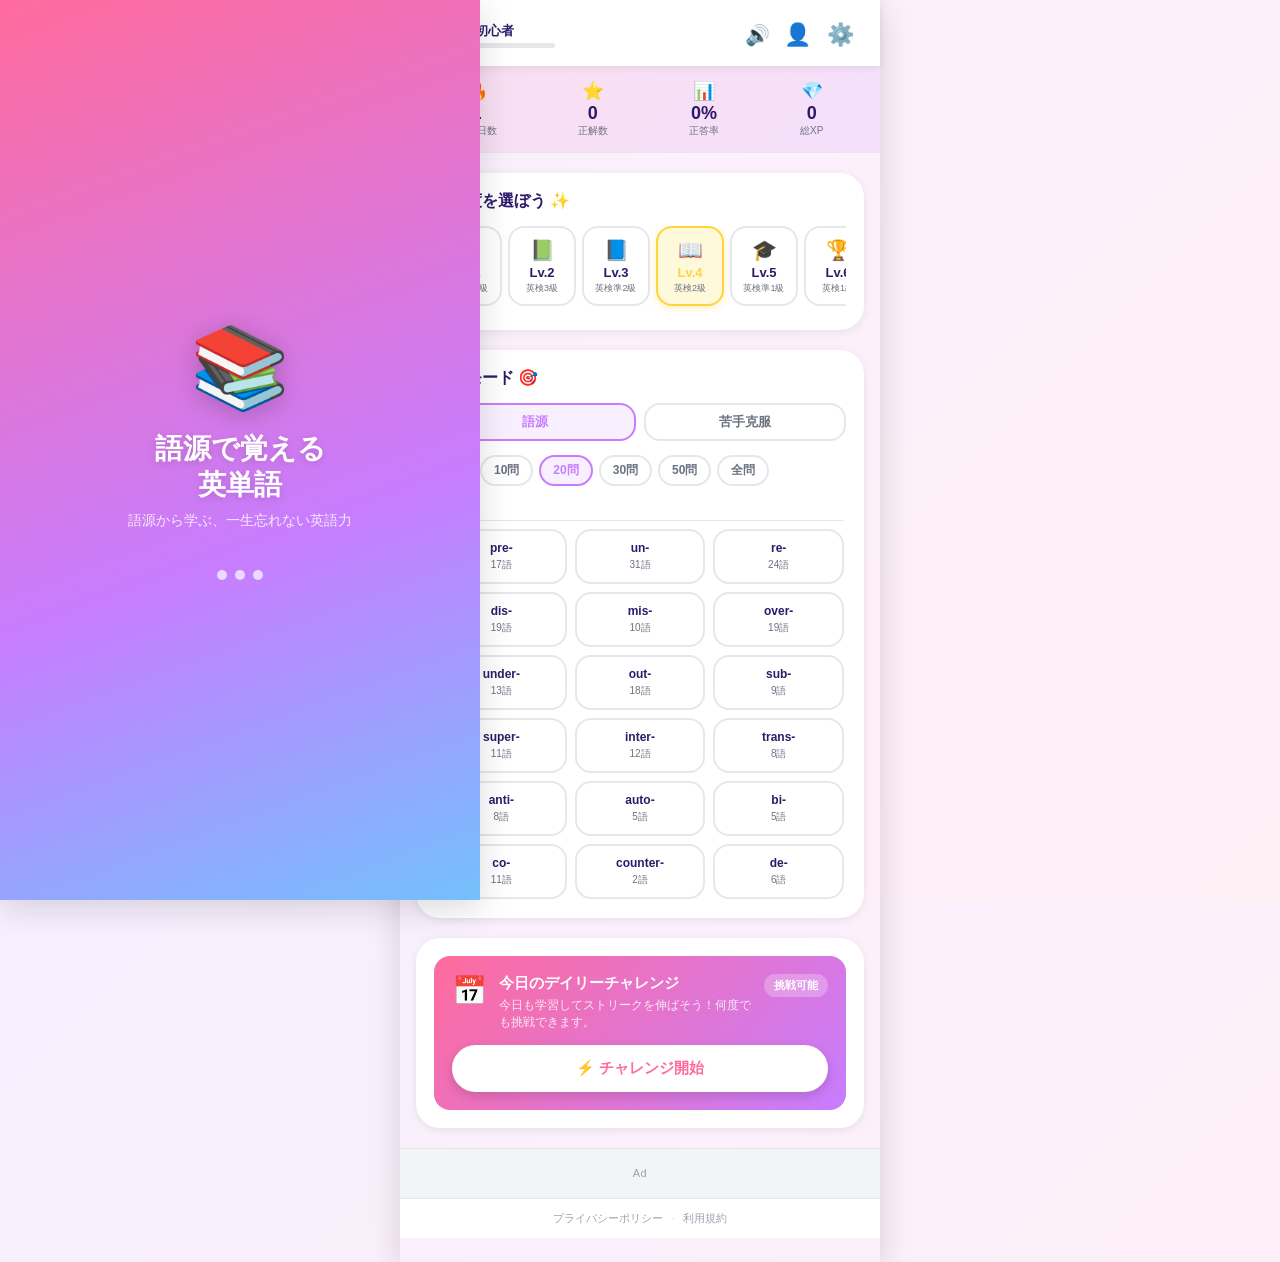
<file: index.html>
<!DOCTYPE html>
<html lang="ja">
<head>
  <meta charset="UTF-8">
  <meta name="viewport" content="width=device-width, initial-scale=1.0, maximum-scale=1.0, user-scalable=no, viewport-fit=cover">
  <meta name="theme-color" content="#FF6B9D">
  <meta name="description" content="語源で英単語を楽しく覚えよう！接頭語・接尾語から学ぶ英単語学習アプリ">
  <meta name="apple-mobile-web-app-capable" content="yes">
  <meta name="apple-mobile-web-app-status-bar-style" content="default">
  <meta name="apple-mobile-web-app-title" content="語源英単語">
  <title>語源で覚える英単語</title>
  <link rel="manifest" href="manifest.json">
  <link rel="icon" type="image/png" sizes="192x192" href="assets/icons/icon-192.png">
  <link rel="apple-touch-icon" href="assets/icons/icon-192.png">
  <link rel="stylesheet" href="css/style.css">
</head>
<body>

  <!-- ===== スプラッシュスクリーン ===== -->
  <div id="screen-splash" class="screen active">
    <div class="splash-content">
      <div class="splash-icon">📚</div>
      <h1 class="splash-title">語源で覚える<br>英単語</h1>
      <p class="splash-subtitle">語源から学ぶ、一生忘れない英語力</p>
      <div class="loading-dots">
        <span></span><span></span><span></span>
      </div>
    </div>
  </div>

  <!-- ===== ホーム画面 ===== -->
  <div id="screen-home" class="screen">
    <!-- ヘッダー -->
    <header class="home-header">
      <div class="header-left">
        <div class="user-level">
          <span class="level-badge" id="home-level-badge">Lv.1</span>
          <div class="level-info">
            <span class="user-title" id="home-user-title">ビギナー</span>
            <div class="xp-bar-mini">
              <div class="xp-fill-mini" id="home-xp-fill"></div>
            </div>
          </div>
        </div>
      </div>
      <div class="header-right">
        <button class="icon-btn sound-toggle-btn" id="btn-sound-toggle-home" title="音声ON/OFF">🔊</button>
        <button class="icon-btn" id="btn-profile" title="プロフィール">👤</button>
        <button class="icon-btn" id="btn-settings" title="設定">⚙️</button>
      </div>
    </header>

    <!-- ストリーク・統計バー -->
    <div class="stats-bar">
      <div class="stat-item">
        <span class="stat-icon">🔥</span>
        <span class="stat-value" id="home-streak">0</span>
        <span class="stat-label">連続日数</span>
      </div>
      <div class="stat-item">
        <span class="stat-icon">⭐</span>
        <span class="stat-value" id="home-total-correct">0</span>
        <span class="stat-label">正解数</span>
      </div>
      <div class="stat-item">
        <span class="stat-icon">📊</span>
        <span class="stat-value" id="home-accuracy">0%</span>
        <span class="stat-label">正答率</span>
      </div>
      <div class="stat-item">
        <span class="stat-icon">💎</span>
        <span class="stat-value" id="home-total-xp">0</span>
        <span class="stat-label">総XP</span>
      </div>
    </div>

    <!-- メインコンテンツ -->
    <main class="home-main">
      <!-- 難易度選択 -->
      <section class="section">
        <h2 class="section-title">難易度を選ぼう ✨</h2>
        <div class="difficulty-grid">
          <button class="difficulty-btn" data-level="1">
            <span class="diff-icon">🌱</span>
            <span class="diff-name">Lv.1</span>
            <span class="diff-desc">英検5-4級</span>
          </button>
          <button class="difficulty-btn" data-level="2">
            <span class="diff-icon">📗</span>
            <span class="diff-name">Lv.2</span>
            <span class="diff-desc">英検3級</span>
          </button>
          <button class="difficulty-btn" data-level="3">
            <span class="diff-icon">📘</span>
            <span class="diff-name">Lv.3</span>
            <span class="diff-desc">英検準2級</span>
          </button>
          <button class="difficulty-btn" data-level="4">
            <span class="diff-icon">📖</span>
            <span class="diff-name">Lv.4</span>
            <span class="diff-desc">英検2級</span>
          </button>
          <button class="difficulty-btn" data-level="5">
            <span class="diff-icon">🎓</span>
            <span class="diff-name">Lv.5</span>
            <span class="diff-desc">英検準1級</span>
          </button>
          <button class="difficulty-btn" data-level="6">
            <span class="diff-icon">🏆</span>
            <span class="diff-name">Lv.6</span>
            <span class="diff-desc">英検1級</span>
          </button>
          <button class="difficulty-btn" data-level="7">
            <span class="diff-icon">👑</span>
            <span class="diff-name">Lv.7</span>
            <span class="diff-desc">TOEFL/GRE</span>
          </button>
        </div>
      </section>

      <!-- モード選択タブ -->
      <section class="section">
        <h2 class="section-title">学習モード 🎯</h2>
        <div class="mode-tabs">
          <button class="mode-tab active" data-mode="etymology">語源</button>
          <button class="mode-tab" data-mode="weak">苦手克服</button>
        </div>

        <!-- 問題数選択バー -->
        <div class="quiz-count-bar" id="quiz-count-bar">
          <!-- JS で生成 -->
        </div>

        <!-- 語源一覧（接頭語・語根・接尾語を統合） -->
        <div id="etymology-grid" class="affix-grid">
          <!-- JS で生成 -->
        </div>

        <!-- 苦手克服 -->
        <div id="weak-section" class="weak-section hidden">
          <div class="weak-info">
            <div class="weak-count-display" id="weak-count-display" style="display:none">
              <span>📚</span>
              <span>苦手単語: <strong id="weak-word-count">0</strong>語</span>
            </div>
            <p id="weak-info-text">まだ苦手単語がありません。クイズで間違えた単語が自動で登録されます！</p>
            <div class="weak-explain-box">
              <p>❓ 間違えた単語が苦手リストに登録されます</p>
              <p>✅ <strong>2回連続正解</strong>でリストから卒業！</p>
            </div>
          </div>
          <button class="btn-primary" id="btn-start-weak" disabled>
            🔥 苦手克服クイズを始める
          </button>
        </div>
      </section>

      <!-- 今日のチャレンジ -->
      <section class="section">
        <div class="daily-challenge-card">
          <div class="dc-header">
            <span class="dc-icon">📅</span>
            <div>
              <h3 class="dc-title">今日のデイリーチャレンジ</h3>
              <p class="dc-desc" id="dc-desc">毎日クリアしてストリークを伸ばそう！</p>
            </div>
            <div class="dc-status" id="dc-status">未完了</div>
          </div>
          <button class="btn-primary dc-btn" id="btn-daily-challenge">
            ⚡ チャレンジ開始
          </button>
        </div>
      </section>
    </main>

    <!-- バナー広告スペース -->
    <div id="ad-banner-placeholder" class="ad-banner-placeholder">
      <span class="ad-label">Ad</span>
    </div>

    <!-- フッター -->
    <footer class="home-footer">
      <a href="privacy.html" class="footer-link">プライバシーポリシー</a>
      <span class="footer-sep">·</span>
      <a href="terms.html" class="footer-link">利用規約</a>
    </footer>
  </div>

  <!-- ===== クイズ画面 ===== -->
  <div id="screen-quiz" class="screen">
    <!-- クイズヘッダー -->
    <div class="quiz-header">
      <button class="back-btn" id="quiz-back-btn">← 戻る</button>
      <div class="quiz-header-info">
        <span class="quiz-mode-label" id="quiz-mode-label">pre-</span>
      </div>
      <div class="quiz-header-right">
        <div class="quiz-progress-text">
          <span id="quiz-current">1</span>/<span id="quiz-total">30</span>
        </div>
        <button class="sound-toggle-btn quiz-sound-btn" id="btn-sound-toggle" title="音声ON/OFF">🔊</button>
      </div>
    </div>

    <!-- プログレスバー -->
    <div class="quiz-progress-bar">
      <div class="quiz-progress-fill" id="quiz-progress-fill"></div>
    </div>

    <!-- スコア・コンボ表示 -->
    <div class="quiz-score-bar">
      <div class="score-item">
        <span class="score-icon">⭐</span>
        <span id="quiz-score">0</span>
      </div>
      <div class="combo-display" id="combo-display">
        <span class="combo-icon">🔥</span>
        <span id="combo-count">0</span>
        <span class="combo-label">連続！</span>
      </div>
      <div class="score-item">
        <span class="score-icon">❤️</span>
        <div class="hearts" id="quiz-hearts">
          <span class="heart">❤️</span>
          <span class="heart">❤️</span>
          <span class="heart">❤️</span>
        </div>
      </div>
    </div>

    <!-- 問題エリア -->
    <div id="quiz-swipe-viewport"><div class="quiz-content" id="quiz-content">
      <div class="question-card" id="question-card">
        <div class="question-number" id="question-number">問題 1</div>
        <div class="question-word-row">
          <div class="question-word" id="question-word">preview</div>
          <button class="speak-word-btn" id="btn-speak-word" title="発音を聞く">🔊</button>
        </div>
        <div class="question-etymology" id="question-etymology">
          <span class="etymology-tag" id="etymology-prefix-tag">pre-</span>
          <span class="etymology-separator">+</span>
          <span class="etymology-root" id="etymology-root">view</span>
        </div>
        <!-- 品詞タグ（posデータがある単語のみ表示） -->
        <div class="question-pos" id="question-pos" style="display:none">
          <span class="pos-tag" id="pos-tag"></span>
        </div>
      </div>

      <!-- ヒントエリア -->
      <div class="hint-area">
        <button id="btn-hint" class="btn-hint">💡 ヒント</button>
        <div id="hint-display" class="hint-display"></div>
      </div>

      <!-- 選択肢 -->
      <div class="choices-grid" id="choices-grid">
        <button class="choice-btn" data-index="0"></button>
        <button class="choice-btn" data-index="1"></button>
        <button class="choice-btn" data-index="2"></button>
        <button class="choice-btn" data-index="3"></button>
      </div>

      <!-- 解説 -->
      <div class="explanation-panel" id="explanation-panel">
        <div class="explanation-correct-icon" id="explanation-icon">✅</div>
        <div class="explanation-text" id="explanation-text"></div>
        <div class="explanation-breakdown" id="explanation-breakdown"></div>
        <!-- 単語の成り立ち（originデータがある単語のみ表示） -->
        <div class="origin-box" id="origin-box" style="display:none">
          <div class="origin-label">📖 単語の成り立ち</div>
          <div class="origin-text" id="origin-text"></div>
        </div>
        <!-- 用例（例文データがある単語のみ表示） -->
        <div class="example-box" id="example-box" style="display:none">
          <div class="example-label">📝 例文</div>
          <div class="example-en" id="example-en"></div>
          <div class="example-ja" id="example-ja"></div>
        </div>
        <button class="btn-next" id="btn-next" style="display:none">次の問題 →</button>
        <div class="swipe-hint" id="swipe-hint" style="display:none">
          <span class="swipe-hint-arrow">←</span>
          <span class="swipe-hint-text">左にスワイプして次へ</span>
          <span class="swipe-hint-arrow">←</span>
        </div>
        <!-- 派生語（derivativesデータがある単語のみ表示） -->
        <div class="derivatives-box" id="derivatives-box" style="display:none">
          <div class="derivatives-label">🔷 派生語</div>
          <div class="derivatives-list" id="derivatives-list"></div>
        </div>
        <!-- 語源ネットワーク（familyデータがある単語のみ表示） -->
        <div class="family-box" id="family-box" style="display:none">
          <div class="family-label">🌐 語源ネットワーク</div>
          <div class="family-list" id="family-list"></div>
        </div>
        <!-- 複合語・フレーズ（compoundsデータがある単語のみ表示） -->
        <div class="compounds-box" id="compounds-box" style="display:none">
          <div class="compounds-label">💬 よく使う複合語・フレーズ</div>
          <div class="compounds-list" id="compounds-list"></div>
        </div>
      </div>
    </div></div><!-- /#quiz-swipe-viewport -->
  </div>

  <!-- ===== 結果画面 ===== -->
  <div id="screen-result" class="screen">
    <div class="result-container">
      <div class="result-emoji" id="result-emoji">🎉</div>
      <h2 class="result-title" id="result-title">クイズ完了！</h2>

      <div class="result-score-card">
        <div class="result-score">
          <span class="result-score-num" id="result-correct">0</span>
          <span class="result-score-sep">/</span>
          <span class="result-score-total" id="result-total">30</span>
        </div>
        <div class="result-accuracy" id="result-accuracy">正答率 0%</div>
      </div>

      <div class="result-stats">
        <div class="result-stat">
          <span class="rs-icon">💎</span>
          <span class="rs-value" id="result-xp">+0 XP</span>
          <span class="rs-label">獲得XP</span>
        </div>
        <div class="result-stat">
          <span class="rs-icon">🔥</span>
          <span class="rs-value" id="result-max-combo">0</span>
          <span class="rs-label">最大コンボ</span>
        </div>
        <div class="result-stat">
          <span class="rs-icon">⏱️</span>
          <span class="rs-value" id="result-time">0:00</span>
          <span class="rs-label">クリア時間</span>
        </div>
      </div>

      <!-- レベルアップ演出 -->
      <div class="level-up-banner" id="level-up-banner">
        <span class="lu-icon">🎊</span>
        <span class="lu-text">レベルアップ！</span>
        <span class="lu-level" id="lu-new-level">Lv.2</span>
      </div>

      <!-- 間違えた問題 -->
      <div class="wrong-answers" id="wrong-answers-section">
        <h3 class="wrong-title">間違えた問題 📝</h3>
        <div id="wrong-list"></div>
      </div>

      <div class="result-buttons">
        <button class="btn-secondary" id="btn-retry">🔄 もう一度</button>
        <button class="btn-primary" id="btn-home-from-result">🏠 ホームへ</button>
      </div>
    </div>
  </div>

  <!-- ===== プロフィール画面 ===== -->
  <div id="screen-profile" class="screen">
    <div class="profile-header">
      <button class="back-btn" id="profile-back-btn">← 戻る</button>
      <h2>マイプロフィール 👤</h2>
    </div>

    <div class="profile-content">
      <!-- レベル・XP -->
      <div class="profile-level-card">
        <div class="profile-avatar" id="profile-avatar">📚</div>
        <div class="profile-level-info">
          <div class="profile-level-badge" id="profile-level-badge">Lv.1</div>
          <div class="profile-title" id="profile-user-title">ビギナー</div>
          <div class="xp-bar-container">
            <div class="xp-bar">
              <div class="xp-fill" id="profile-xp-fill"></div>
            </div>
            <span class="xp-text" id="profile-xp-text">0 / 100 XP</span>
          </div>
        </div>
      </div>

      <!-- 実績 -->
      <div class="profile-stats-card">
        <h3>学習実績 📊</h3>
        <div class="profile-stats-grid">
          <div class="ps-item">
            <span class="ps-icon">🔥</span>
            <span class="ps-value" id="ps-streak">0</span>
            <span class="ps-label">ストリーク</span>
          </div>
          <div class="ps-item">
            <span class="ps-icon">📅</span>
            <span class="ps-value" id="ps-total-days">0</span>
            <span class="ps-label">総学習日数</span>
          </div>
          <div class="ps-item">
            <span class="ps-icon">✅</span>
            <span class="ps-value" id="ps-total-correct">0</span>
            <span class="ps-label">総正解数</span>
          </div>
          <div class="ps-item">
            <span class="ps-icon">📈</span>
            <span class="ps-value" id="ps-accuracy">0%</span>
            <span class="ps-label">平均正答率</span>
          </div>
          <div class="ps-item">
            <span class="ps-icon">🎯</span>
            <span class="ps-value" id="ps-total-quizzes">0</span>
            <span class="ps-label">総クイズ数</span>
          </div>
          <div class="ps-item">
            <span class="ps-icon">🏆</span>
            <span class="ps-value" id="ps-max-combo">0</span>
            <span class="ps-label">最大コンボ</span>
          </div>
        </div>
      </div>

      <!-- 苦手な語根 -->
      <div class="weak-roots-card">
        <h3>苦手な語根 🎯</h3>
        <div id="weak-roots-list">
          <p class="no-data-text">まだデータがありません。クイズをやって実力を測ろう！</p>
        </div>
      </div>

      <!-- 実績バッジ -->
      <div class="badges-card">
        <h3>獲得バッジ 🏅</h3>
        <div class="badges-grid" id="badges-grid">
        </div>
      </div>

      <!-- 間違えた単語リスト -->
      <div class="wrong-words-card">
        <div class="wwl-header-row">
          <h3>間違えた単語 📋</h3>
          <span class="wwl-count-badge" id="wwl-count-badge">読み込み中…</span>
        </div>

        <div class="wwl-controls">
          <div class="wwl-filter-tabs" id="wwl-filter-tabs">
            <button class="wwl-filter-btn active" data-filter="active">未卒業</button>
            <button class="wwl-filter-btn" data-filter="graduated">卒業済み</button>
            <button class="wwl-filter-btn" data-filter="all">すべて</button>
          </div>
          <select class="wwl-sort-select" id="wwl-sort">
            <option value="recent">新しい順</option>
            <option value="wrong">間違い多い順</option>
          </select>
        </div>

        <div id="wwl-list">
          <p class="wwl-empty">読み込み中…</p>
        </div>

        <div id="wwl-more-container" style="display:none">
          <button class="btn-secondary wwl-more-btn" id="wwl-more-btn">もっと見る</button>
        </div>

        <div class="wwl-goto-weak" id="wwl-goto-weak" style="display:none">
          <button class="btn-secondary wwl-goto-weak-btn" id="btn-goto-weak-from-profile">
            🔥 苦手克服クイズを始める
          </button>
        </div>
      </div>

      <!-- リセットボタン -->
      <button class="btn-danger" id="btn-reset-data">⚠️ 学習データをリセット</button>
    </div>
  </div>

  <!-- ===== オーバーレイ・モーダル ===== -->
  <!-- 正解エフェクト -->
  <div class="effect-overlay" id="correct-effect">
    <div class="effect-content correct-content">
      <div class="effect-icon">✨</div>
      <div class="effect-text">正解！</div>
      <div class="xp-gained" id="xp-gained-text">+10 XP</div>
    </div>
  </div>

  <!-- コンボエフェクト -->
  <div class="combo-effect" id="combo-effect">
    <div class="combo-effect-text" id="combo-effect-text">3連続！🔥</div>
  </div>

  <!-- レベルアップモーダル -->
  <div class="modal-overlay" id="levelup-modal">
    <div class="modal-content levelup-modal-content">
      <div class="levelup-stars">⭐⭐⭐</div>
      <h2 class="levelup-title">レベルアップ！</h2>
      <div class="levelup-level" id="modal-new-level">Lv.2</div>
      <div class="levelup-title-text" id="modal-new-title">初心者</div>
      <button class="btn-primary" id="btn-close-levelup">やったー！🎉</button>
    </div>
  </div>

  <!-- 確認モーダル -->
  <div class="modal-overlay" id="confirm-modal">
    <div class="modal-content">
      <h3 id="confirm-title">確認</h3>
      <p id="confirm-message"></p>
      <div class="modal-buttons">
        <button class="btn-secondary" id="confirm-cancel">キャンセル</button>
        <button class="btn-danger" id="confirm-ok">はい</button>
      </div>
    </div>
  </div>

  <!-- ===== スクリプト ===== -->
  <!-- 単語データ（分割ファイル） -->
  <script src="js/data-prefix-1.js"></script>
  <script src="js/data-prefix-2.js"></script>
  <script src="js/data-prefix-3.js"></script>
  <script src="js/data-prefix-4.js"></script>
  <script src="js/data-prefix-5.js"></script>
  <script src="js/data-prefix-6.js"></script>
  <script src="js/data-prefix-7.js"></script>
  <script src="js/data-prefix-8.js"></script>
  <script src="js/data-prefix-9.js"></script>
  <script src="js/data-prefix-10.js"></script>
  <script src="js/data-prefix-11.js"></script>
  <script src="js/data-prefix-12.js"></script>
  <script src="js/data-suffix-1.js"></script>
  <script src="js/data-suffix-2.js"></script>
  <script src="js/data-suffix-3.js"></script>
  <script src="js/data-suffix-4.js"></script>
  <script src="js/data-suffix-5.js"></script>
  <script src="js/data-suffix-6.js"></script>
  <script src="js/data-suffix-7.js"></script>
  <script src="js/data-suffix-8.js"></script>
  <script src="js/data-suffix-9.js"></script>
  <script src="js/data-suffix-10.js"></script>
  <script src="js/data-root-1.js"></script>
  <script src="js/data-root-2.js"></script>
  <script src="js/data-root-3.js"></script>
  <script src="js/data-root-4.js"></script>
  <script src="js/data-root-5.js"></script>
  <script src="js/data-root-6.js"></script>
  <script src="js/data-root-7.js"></script>
  <script src="js/data-root-8.js"></script>
  <script src="js/data-root-9.js"></script>
  <script src="js/data-root-10.js"></script>
  <script src="js/data-root-11.js"></script>
  <script src="js/data-root-12.js"></script>
  <script src="js/data-root-13.js"></script>
  <script src="js/data-root-14.js"></script>
  <script src="js/data-root-15.js"></script>
  <script src="js/data-root-16.js"></script>
  <script src="js/data-root-17.js"></script>
  <script src="js/data-root-18.js"></script>
  <script src="js/data-root-19.js"></script>
  <script src="js/data-root-20.js"></script>
  <script src="js/data-root-21.js"></script>
  <script src="js/data-root-22.js"></script>
  <script src="js/data-root-23.js"></script>
  <script src="js/data-root-24.js"></script>
  <script src="js/data-root-25.js"></script>
  <script src="js/data-mixed-1.js"></script>
  <script src="js/data-mixed-2.js"></script>
  <script src="js/data-mixed-3.js"></script>
  <script src="js/data-mixed-4.js"></script>
  <script src="js/data-mixed-5.js"></script>
  <script src="js/data-mixed-6.js"></script>
  <script src="js/data-mixed-7.js"></script>
  <script src="js/data-mixed-8.js"></script>
  <script src="js/data-mixed-9.js"></script>
  <script src="js/data-mixed-10.js"></script>
  <script src="js/data-mixed-11.js"></script>
  <script src="js/data-mixed-12.js"></script>
  <script src="js/data-mixed-13.js"></script>
  <script src="js/data-mixed-14.js"></script>
  <script src="js/data-mixed-15.js"></script>
  <script src="js/data-mixed-16.js"></script>
  <script src="js/data-mixed-17.js"></script>
  <script src="js/data-mixed-18.js"></script>
  <script src="js/data-mixed-19.js"></script>
  <script src="js/data-mixed-20.js"></script>
  <script src="js/data-mixed-21.js"></script>
  <script src="js/data-mixed-22.js"></script>
  <script src="js/data-mixed-23.js"></script>
  <script src="js/data-mixed-24.js"></script>
  <script src="js/data-mixed-25.js"></script>
  <script src="js/data-mixed-26.js"></script>
  <script src="js/data-mixed-27.js"></script>
  <script src="js/data-mixed-28.js"></script>
  <script src="js/data-mixed-29.js"></script>
  <script src="js/data-mixed-30.js"></script>
  <script src="js/data-prefix-13.js"></script>
  <script src="js/data-prefix-14.js"></script>
  <script src="js/data-suffix-11.js"></script>
  <script src="js/data-suffix-12.js"></script>
  <script src="js/data-root-26.js"></script>
  <script src="js/data-root-27.js"></script>
  <script src="js/data-mixed-31.js"></script>
  <script src="js/data-mixed-32.js"></script>
  <script src="js/data-prefix-15.js"></script>
  <script src="js/data-prefix-16.js"></script>
  <script src="js/data-prefix-17.js"></script>
  <script src="js/data-prefix-18.js"></script>
  <script src="js/data-suffix-13.js"></script>
  <script src="js/data-suffix-14.js"></script>
  <script src="js/data-suffix-15.js"></script>
  <script src="js/data-suffix-16.js"></script>
  <script src="js/data-root-28.js"></script>
  <script src="js/data-root-29.js"></script>
  <script src="js/data-root-30.js"></script>
  <script src="js/data-root-31.js"></script>
  <script src="js/data-root-32.js"></script>
  <script src="js/data-root-33.js"></script>
  <script src="js/data-mixed-33.js"></script>
  <script src="js/data-mixed-34.js"></script>
  <script src="js/data-mixed-35.js"></script>
  <script src="js/data-mixed-36.js"></script>
  <script src="js/data-mixed-37.js"></script>
  <script src="js/data-mixed-38.js"></script>
  <script src="js/data-mixed-39.js"></script>
  <script src="js/data-mixed-40.js"></script>
  <script src="js/data-mixed-41.js"></script>
  <script src="js/data-mixed-42.js"></script>
  <script src="js/data-mixed-43.js"></script>
  <script src="js/data-mixed-44.js"></script>
  <script src="js/data-mixed-45.js"></script>
  <script src="js/data-mixed-46.js"></script>
  <script src="js/data-mixed-47.js"></script>
  <script src="js/data-mixed-48.js"></script>
  <script src="js/data-mixed-49.js"></script>
  <script src="js/data-mixed-50.js"></script>
  <script src="js/data-mixed-51.js"></script>
  <script src="js/data-mixed-52.js"></script>
  <script src="js/data-mixed-53.js"></script>
  <script src="js/data-mixed-54.js"></script>
  <script src="js/data-mixed-55.js"></script>
  <script src="js/data-mixed-56.js"></script>
  <script src="js/data-mixed-57.js"></script>
  <script src="js/data-mixed-58.js"></script>
  <script src="js/data-mixed-59.js"></script>
  <script src="js/data-mixed-60.js"></script>
  <script src="js/data-mixed-61.js"></script>
  <script src="js/data-mixed-62.js"></script>
  <script src="js/data-mixed-63.js"></script>
  <script src="js/data-mixed-64.js"></script>
  <script src="js/data-mixed-65.js"></script>
  <script src="js/data-mixed-66.js"></script>
  <script src="js/data-mixed-67.js"></script>
  <script src="js/data-mixed-68.js"></script>
  <script src="js/data-mixed-69.js"></script>
  <script src="js/data-mixed-70.js"></script>
  <script src="js/data-mixed-71.js"></script>
  <script src="js/data-mixed-72.js"></script>
  <script src="js/data-mixed-73.js"></script>
  <script src="js/data-mixed-74.js"></script>
  <script src="js/data-mixed-75.js"></script>
  <script src="js/data-mixed-76.js"></script>
  <script src="js/data-mixed-77.js"></script>
  <script src="js/data-mixed-78.js"></script>
  <script src="js/data-mixed-79.js"></script>
  <script src="js/data-mixed-80.js"></script>
  <script src="js/data-mixed-81.js"></script>
  <script src="js/data-mixed-82.js"></script>
  <script src="js/data-mixed-83.js"></script>
  <!-- 用例データ -->
  <script src="js/examples.js"></script>
  <!-- 語源ストーリー・派生語データ（examples.js より後にロード） -->
  <script src="js/origins.js"></script>
  <!-- コアロジック -->
  <script src="js/data.js"></script>
  <script src="js/storage.js"></script>
  <script src="js/quiz.js"></script>
  <script src="js/ads.js"></script>
  <script src="js/app.js"></script>
</body>
</html>
</file>
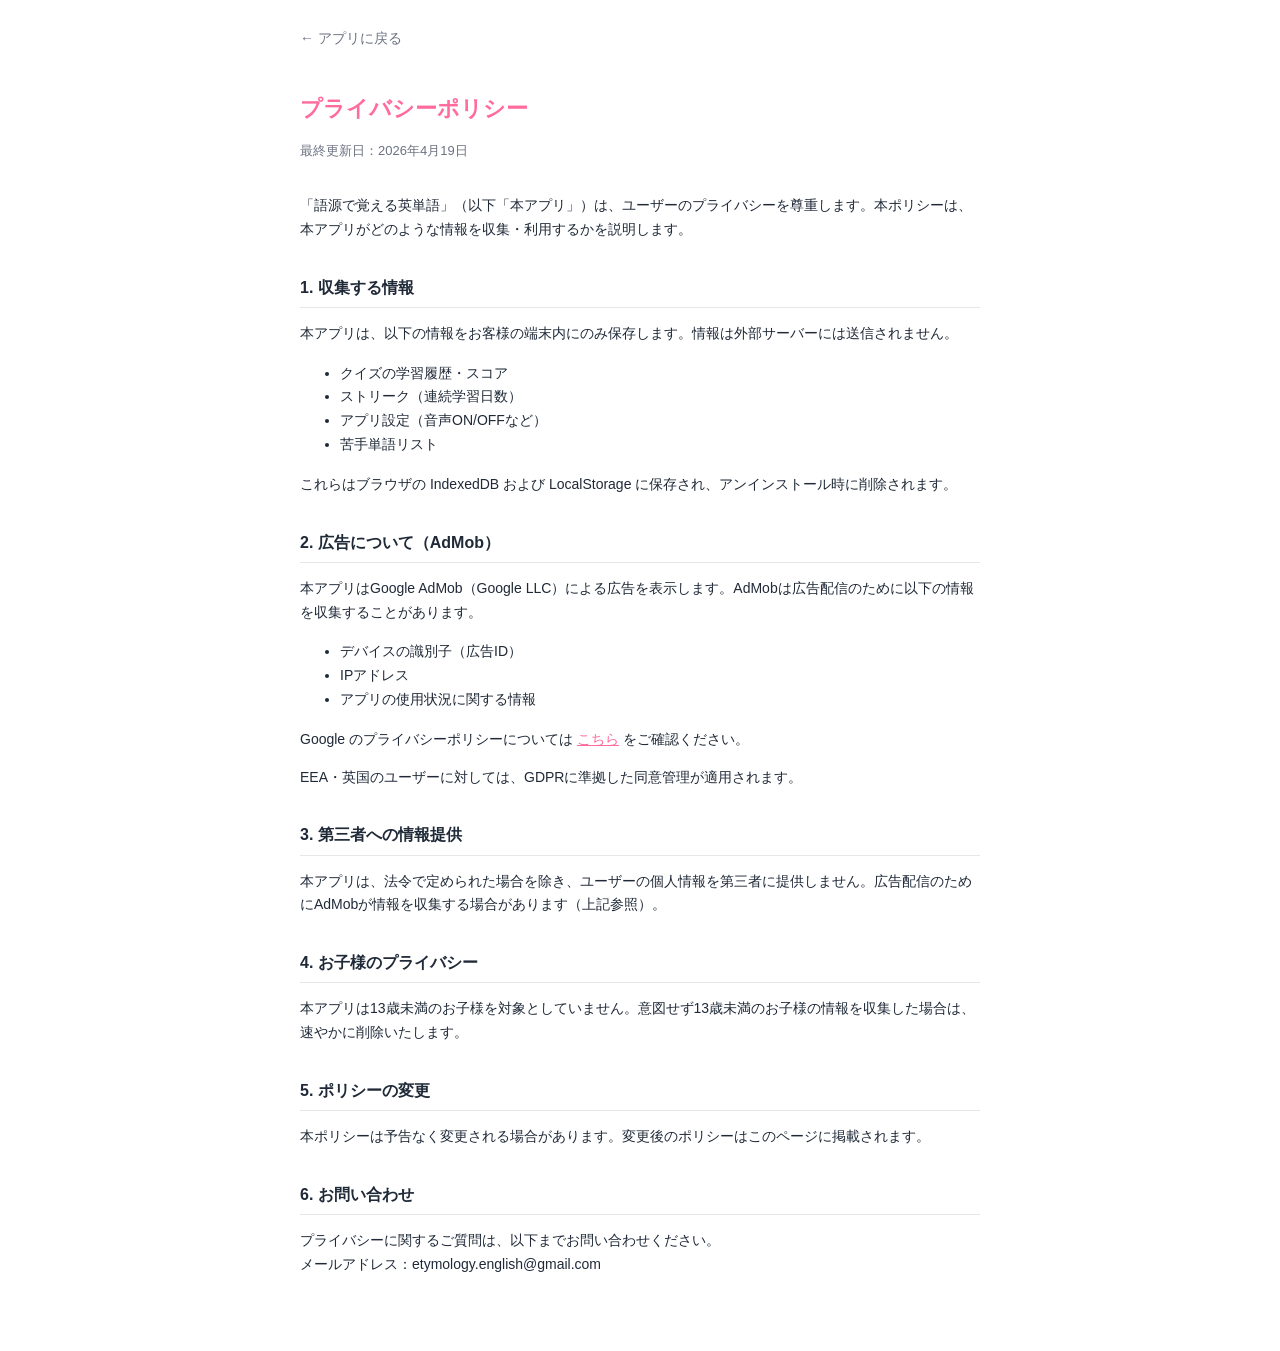
<file: privacy.html>
<!DOCTYPE html>
<html lang="ja">
<head>
  <meta charset="UTF-8">
  <meta name="viewport" content="width=device-width, initial-scale=1.0">
  <title>プライバシーポリシー — 語源で覚える英単語</title>
  <style>
    body { font-family: -apple-system, BlinkMacSystemFont, "Segoe UI", sans-serif; max-width: 680px; margin: 0 auto; padding: 24px 20px 60px; color: #1F2937; line-height: 1.7; }
    h1 { font-size: 22px; color: #FF6B9D; margin-bottom: 4px; }
    .updated { font-size: 13px; color: #6B7280; margin-bottom: 32px; }
    h2 { font-size: 16px; margin-top: 32px; border-bottom: 1px solid #E5E7EB; padding-bottom: 6px; }
    p, li { font-size: 14px; }
    a { color: #FF6B9D; }
    .back { display: inline-block; margin-bottom: 24px; font-size: 14px; color: #6B7280; text-decoration: none; }
    .back:hover { color: #FF6B9D; }
  </style>
</head>
<body>
  <a href="index.html" class="back">← アプリに戻る</a>
  <h1>プライバシーポリシー</h1>
  <p class="updated">最終更新日：2026年4月19日</p>

  <p>「語源で覚える英単語」（以下「本アプリ」）は、ユーザーのプライバシーを尊重します。本ポリシーは、本アプリがどのような情報を収集・利用するかを説明します。</p>

  <h2>1. 収集する情報</h2>
  <p>本アプリは、以下の情報をお客様の端末内にのみ保存します。情報は外部サーバーには送信されません。</p>
  <ul>
    <li>クイズの学習履歴・スコア</li>
    <li>ストリーク（連続学習日数）</li>
    <li>アプリ設定（音声ON/OFFなど）</li>
    <li>苦手単語リスト</li>
  </ul>
  <p>これらはブラウザの IndexedDB および LocalStorage に保存され、アンインストール時に削除されます。</p>

  <h2>2. 広告について（AdMob）</h2>
  <p>本アプリはGoogle AdMob（Google LLC）による広告を表示します。AdMobは広告配信のために以下の情報を収集することがあります。</p>
  <ul>
    <li>デバイスの識別子（広告ID）</li>
    <li>IPアドレス</li>
    <li>アプリの使用状況に関する情報</li>
  </ul>
  <p>Google のプライバシーポリシーについては <a href="https://policies.google.com/privacy" target="_blank" rel="noopener">こちら</a> をご確認ください。</p>
  <p>EEA・英国のユーザーに対しては、GDPRに準拠した同意管理が適用されます。</p>

  <h2>3. 第三者への情報提供</h2>
  <p>本アプリは、法令で定められた場合を除き、ユーザーの個人情報を第三者に提供しません。広告配信のためにAdMobが情報を収集する場合があります（上記参照）。</p>

  <h2>4. お子様のプライバシー</h2>
  <p>本アプリは13歳未満のお子様を対象としていません。意図せず13歳未満のお子様の情報を収集した場合は、速やかに削除いたします。</p>

  <h2>5. ポリシーの変更</h2>
  <p>本ポリシーは予告なく変更される場合があります。変更後のポリシーはこのページに掲載されます。</p>

  <h2>6. お問い合わせ</h2>
  <p>プライバシーに関するご質問は、以下までお問い合わせください。<br>
  メールアドレス：etymology.english@gmail.com</p>
</body>
</html>
</file>
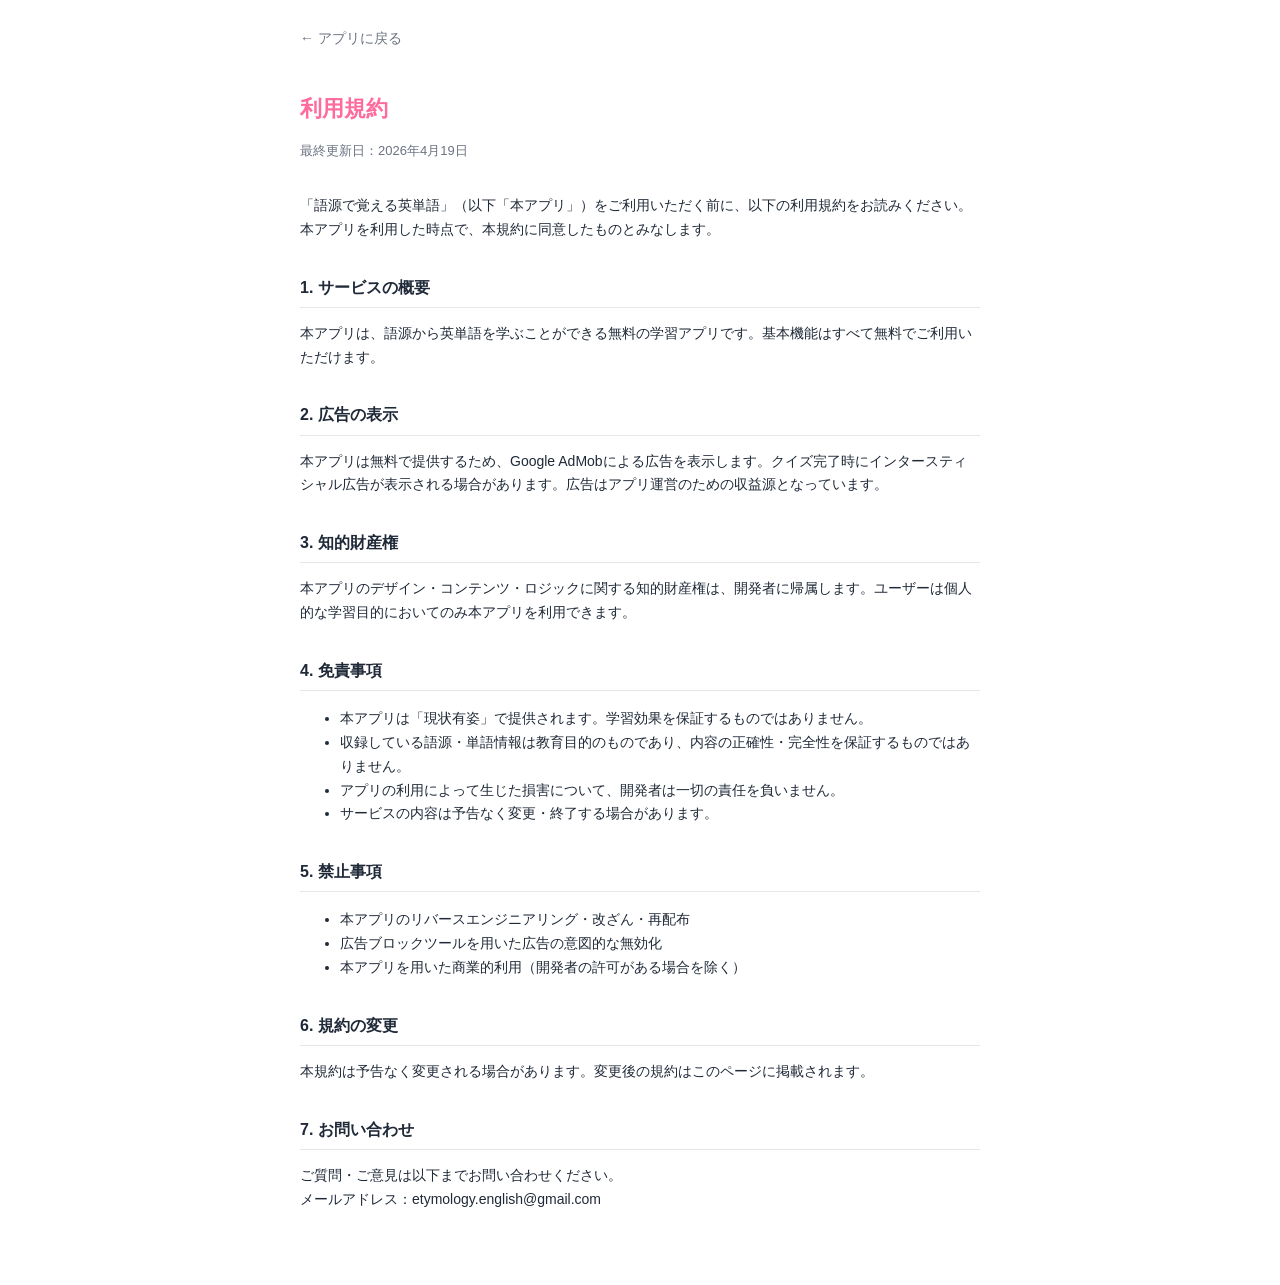
<file: terms.html>
<!DOCTYPE html>
<html lang="ja">
<head>
  <meta charset="UTF-8">
  <meta name="viewport" content="width=device-width, initial-scale=1.0">
  <title>利用規約 — 語源で覚える英単語</title>
  <style>
    body { font-family: -apple-system, BlinkMacSystemFont, "Segoe UI", sans-serif; max-width: 680px; margin: 0 auto; padding: 24px 20px 60px; color: #1F2937; line-height: 1.7; }
    h1 { font-size: 22px; color: #FF6B9D; margin-bottom: 4px; }
    .updated { font-size: 13px; color: #6B7280; margin-bottom: 32px; }
    h2 { font-size: 16px; margin-top: 32px; border-bottom: 1px solid #E5E7EB; padding-bottom: 6px; }
    p, li { font-size: 14px; }
    .back { display: inline-block; margin-bottom: 24px; font-size: 14px; color: #6B7280; text-decoration: none; }
    .back:hover { color: #FF6B9D; }
  </style>
</head>
<body>
  <a href="index.html" class="back">← アプリに戻る</a>
  <h1>利用規約</h1>
  <p class="updated">最終更新日：2026年4月19日</p>

  <p>「語源で覚える英単語」（以下「本アプリ」）をご利用いただく前に、以下の利用規約をお読みください。本アプリを利用した時点で、本規約に同意したものとみなします。</p>

  <h2>1. サービスの概要</h2>
  <p>本アプリは、語源から英単語を学ぶことができる無料の学習アプリです。基本機能はすべて無料でご利用いただけます。</p>

  <h2>2. 広告の表示</h2>
  <p>本アプリは無料で提供するため、Google AdMobによる広告を表示します。クイズ完了時にインタースティシャル広告が表示される場合があります。広告はアプリ運営のための収益源となっています。</p>

  <h2>3. 知的財産権</h2>
  <p>本アプリのデザイン・コンテンツ・ロジックに関する知的財産権は、開発者に帰属します。ユーザーは個人的な学習目的においてのみ本アプリを利用できます。</p>

  <h2>4. 免責事項</h2>
  <ul>
    <li>本アプリは「現状有姿」で提供されます。学習効果を保証するものではありません。</li>
    <li>収録している語源・単語情報は教育目的のものであり、内容の正確性・完全性を保証するものではありません。</li>
    <li>アプリの利用によって生じた損害について、開発者は一切の責任を負いません。</li>
    <li>サービスの内容は予告なく変更・終了する場合があります。</li>
  </ul>

  <h2>5. 禁止事項</h2>
  <ul>
    <li>本アプリのリバースエンジニアリング・改ざん・再配布</li>
    <li>広告ブロックツールを用いた広告の意図的な無効化</li>
    <li>本アプリを用いた商業的利用（開発者の許可がある場合を除く）</li>
  </ul>

  <h2>6. 規約の変更</h2>
  <p>本規約は予告なく変更される場合があります。変更後の規約はこのページに掲載されます。</p>

  <h2>7. お問い合わせ</h2>
  <p>ご質問・ご意見は以下までお問い合わせください。<br>
  メールアドレス：etymology.english@gmail.com</p>
</body>
</html>
</file>
<file: css/style.css>
/* ===================================
   語源で覚える英単語 - メインスタイル
   =================================== */

/* --- CSS変数 --- */
:root {
  --pink: #FF6B9D;
  --pink-light: #FFB3D1;
  --pink-pale: #FFF0F6;
  --purple: #C77DFF;
  --purple-light: #E8C4FF;
  --purple-pale: #F8F0FF;
  --blue: #74C0FC;
  --blue-light: #BAE3FF;
  --blue-pale: #F0F8FF;
  --mint: #69DB7C;
  --mint-light: #B2F2BB;
  --mint-pale: #F0FFF4;
  --yellow: #FFD43B;
  --yellow-light: #FFE8A3;
  --yellow-pale: #FFFBF0;
  --orange: #FFA94D;
  --orange-light: #FFD0A0;
  --coral: #FF6B6B;
  --coral-light: #FFB3B3;
  --white: #FFFFFF;
  --gray-50: #F9FAFB;
  --gray-100: #F3F4F6;
  --gray-200: #E5E7EB;
  --gray-300: #D1D5DB;
  --gray-400: #9CA3AF;
  --gray-500: #6B7280;
  --gray-600: #4B5563;
  --gray-700: #374151;
  --gray-800: #1F2937;
  --text-primary: #2D1B69;
  --text-secondary: #6B7280;
  --shadow-sm: 0 2px 8px rgba(0,0,0,0.08);
  --shadow-md: 0 4px 16px rgba(0,0,0,0.12);
  --shadow-lg: 0 8px 32px rgba(0,0,0,0.15);
  --shadow-pink: 0 4px 16px rgba(255,107,157,0.3);
  --shadow-purple: 0 4px 16px rgba(199,125,255,0.3);
  --radius-sm: 12px;
  --radius-md: 16px;
  --radius-lg: 24px;
  --radius-xl: 32px;
  --radius-full: 9999px;
  --transition: all 0.25s cubic-bezier(0.4, 0, 0.2, 1);
  --bounce: cubic-bezier(0.34, 1.56, 0.64, 1);
}

/* --- リセット・ベース --- */
*, *::before, *::after { box-sizing: border-box; margin: 0; padding: 0; }

html {
  font-size: 16px;
  -webkit-text-size-adjust: 100%;
  height: 100%;
}

body {
  font-family: -apple-system, BlinkMacSystemFont, 'Hiragino Sans', 'Hiragino Kaku Gothic ProN', 'Meiryo', 'Noto Sans JP', sans-serif;
  background: linear-gradient(135deg, #FFF0F6 0%, #F8F0FF 50%, #F0F8FF 100%);
  min-height: 100vh;
  min-height: -webkit-fill-available;
  color: var(--text-primary);
  overflow-x: hidden;
  -webkit-font-smoothing: antialiased;
}

/* --- スクリーン管理 --- */
.screen {
  display: none;
  min-height: 100vh;
  min-height: -webkit-fill-available;
  position: relative;
}
.screen.active { display: block; }

/* ============================================
   スプラッシュスクリーン
   ============================================ */
#screen-splash {
  position: fixed;
  top: 0;
  left: 0;
  width: 100%;
  height: 100vh;
  height: 100dvh; /* モバイルのアドレスバー対応 */
  min-height: 0;  /* .screen の min-height: 100vh を打ち消す */
  background: linear-gradient(160deg, #FF6B9D 0%, #C77DFF 60%, #74C0FC 100%);
  display: none;
  align-items: center;
  justify-content: center;
  z-index: 9999;
  opacity: 1;
  transition: opacity 0.4s ease;
}
#screen-splash.active { display: flex; }
#screen-splash.splash-fade-out {
  opacity: 0;
  pointer-events: none;
}

.splash-content {
  text-align: center;
  color: white;
  animation: splashFadeIn 0.8s var(--bounce) both;
}

@keyframes splashFadeIn {
  from { opacity: 0; transform: scale(0.7) translateY(20px); }
  to { opacity: 1; transform: scale(1) translateY(0); }
}

.splash-icon {
  font-size: 80px;
  display: block;
  margin-bottom: 16px;
  filter: drop-shadow(0 4px 12px rgba(0,0,0,0.2));
  animation: floatIcon 2s ease-in-out infinite;
}

@keyframes floatIcon {
  0%, 100% { transform: translateY(0); }
  50% { transform: translateY(-10px); }
}

.splash-title {
  font-size: 28px;
  font-weight: 800;
  line-height: 1.3;
  margin-bottom: 8px;
  text-shadow: 0 2px 8px rgba(0,0,0,0.15);
}

.splash-subtitle {
  font-size: 14px;
  opacity: 0.85;
  margin-bottom: 40px;
}

.loading-dots {
  display: flex;
  gap: 8px;
  justify-content: center;
}
.loading-dots span {
  width: 10px; height: 10px;
  background: rgba(255,255,255,0.7);
  border-radius: 50%;
  animation: dotBounce 1.2s ease-in-out infinite;
}
.loading-dots span:nth-child(2) { animation-delay: 0.2s; }
.loading-dots span:nth-child(3) { animation-delay: 0.4s; }
@keyframes dotBounce {
  0%, 80%, 100% { transform: scale(0.6); opacity: 0.5; }
  40% { transform: scale(1); opacity: 1; }
}

/* ============================================
   ホーム画面
   ============================================ */
#screen-home {
  padding-bottom: 24px;
}

/* --- バナー広告プレースホルダー --- */
.ad-banner-placeholder {
  height: 50px;
  background: var(--gray-100);
  display: flex;
  align-items: center;
  justify-content: center;
  border-top: 1px solid var(--gray-200);
}
.ad-banner-placeholder.loaded {
  background: transparent;
  border-top: none;
}
.ad-label {
  font-size: 11px;
  color: var(--gray-400);
  letter-spacing: 0.05em;
}

/* --- ホームフッター --- */
.home-footer {
  display: flex;
  align-items: center;
  justify-content: center;
  gap: 8px;
  padding: 12px 20px;
  background: white;
  border-top: 1px solid var(--gray-200);
}
.footer-link {
  font-size: 11px;
  color: var(--gray-400);
  text-decoration: none;
}
.footer-link:hover { color: var(--pink); }
.footer-sep {
  font-size: 11px;
  color: var(--gray-300);
}

.home-header {
  display: flex;
  align-items: center;
  justify-content: space-between;
  padding: 16px 20px 12px;
  background: white;
  box-shadow: var(--shadow-sm);
  position: sticky;
  top: 0;
  z-index: 100;
}

.user-level {
  display: flex;
  align-items: center;
  gap: 10px;
}

.level-badge {
  background: linear-gradient(135deg, var(--pink), var(--purple));
  color: white;
  font-size: 13px;
  font-weight: 800;
  padding: 4px 10px;
  border-radius: var(--radius-full);
  white-space: nowrap;
  box-shadow: var(--shadow-pink);
}

.level-info {
  display: flex;
  flex-direction: column;
  gap: 3px;
}

.user-title {
  font-size: 13px;
  font-weight: 600;
  color: var(--text-primary);
}

.xp-bar-mini {
  width: 80px;
  height: 5px;
  background: var(--gray-200);
  border-radius: var(--radius-full);
  overflow: hidden;
}

.xp-fill-mini {
  height: 100%;
  background: linear-gradient(90deg, var(--pink), var(--purple));
  border-radius: var(--radius-full);
  transition: width 0.8s var(--bounce);
  width: 0%;
}

.header-right {
  display: flex;
  gap: 4px;
}

.icon-btn {
  background: none;
  border: none;
  font-size: 22px;
  cursor: pointer;
  padding: 6px;
  border-radius: var(--radius-sm);
  transition: var(--transition);
  -webkit-tap-highlight-color: transparent;
}
.icon-btn:active { transform: scale(0.9); background: var(--gray-100); }

/* --- ストリーク・統計バー --- */
.stats-bar {
  display: flex;
  justify-content: space-around;
  padding: 14px 16px;
  background: linear-gradient(135deg, #FF6B9D22, #C77DFF22);
  border-bottom: 1px solid var(--gray-200);
}

.stat-item {
  display: flex;
  flex-direction: column;
  align-items: center;
  gap: 2px;
}

.stat-icon { font-size: 18px; }

.stat-value {
  font-size: 18px;
  font-weight: 800;
  color: var(--text-primary);
  line-height: 1;
}

.stat-label {
  font-size: 10px;
  color: var(--text-secondary);
  font-weight: 500;
}

/* --- セクション共通 --- */
.home-main {
  padding: 20px 16px;
  display: flex;
  flex-direction: column;
  gap: 20px;
}

.section {
  background: white;
  border-radius: var(--radius-lg);
  padding: 18px;
  box-shadow: var(--shadow-sm);
}

.section-title {
  font-size: 16px;
  font-weight: 700;
  color: var(--text-primary);
  margin-bottom: 14px;
}

/* --- 難易度ボタン --- */
.difficulty-grid {
  display: flex;
  gap: 6px;
  overflow-x: auto;
  -webkit-overflow-scrolling: touch;
  padding-bottom: 6px;
  scrollbar-width: none;
}
.difficulty-grid::-webkit-scrollbar { display: none; }

.difficulty-btn {
  display: flex;
  flex-direction: column;
  align-items: center;
  gap: 3px;
  padding: 10px 8px;
  flex: 0 0 68px;
  border: 2px solid var(--gray-200);
  border-radius: var(--radius-md);
  background: white;
  cursor: pointer;
  transition: var(--transition);
  -webkit-tap-highlight-color: transparent;
}

.difficulty-btn:active { transform: scale(0.96); }

/* レベル別カラー */
.difficulty-btn[data-level="1"] { --lv-color: #74C0FC; --lv-bg: #e7f5ff; }
.difficulty-btn[data-level="2"] { --lv-color: #51CF66; --lv-bg: #ebfbee; }
.difficulty-btn[data-level="3"] { --lv-color: #94D82D; --lv-bg: #f4fce3; }
.difficulty-btn[data-level="4"] { --lv-color: #FFD43B; --lv-bg: #fff9db; }
.difficulty-btn[data-level="5"] { --lv-color: #FFA94D; --lv-bg: #fff4e6; }
.difficulty-btn[data-level="6"] { --lv-color: #FF6B6B; --lv-bg: #fff5f5; }
.difficulty-btn[data-level="7"] { --lv-color: #CC5DE8; --lv-bg: #f8f0fc; }

.difficulty-btn.active {
  border-color: var(--lv-color, var(--pink));
  background: var(--lv-bg, var(--pink-pale));
  box-shadow: 0 2px 8px color-mix(in srgb, var(--lv-color, var(--pink)) 35%, transparent);
}

.diff-icon { font-size: 20px; }
.diff-name { font-size: 13px; font-weight: 700; color: var(--text-primary); }
.diff-desc { font-size: 9px; color: var(--text-secondary); text-align: center; line-height: 1.2; }

.difficulty-btn.active .diff-name { color: var(--lv-color, var(--pink)); }

/* --- モードタブ --- */
.mode-tabs {
  display: flex;
  gap: 8px;
  margin-bottom: 14px;
}

.mode-tab {
  flex: 1;
  padding: 8px;
  border: 2px solid var(--gray-200);
  border-radius: var(--radius-md);
  background: white;
  font-size: 13px;
  font-weight: 600;
  color: var(--text-secondary);
  cursor: pointer;
  transition: var(--transition);
  -webkit-tap-highlight-color: transparent;
}

.mode-tab.active {
  border-color: var(--purple);
  background: var(--purple-pale);
  color: var(--purple);
}

.mode-tab:active { transform: scale(0.96); }

/* --- 語源グリッド（接頭語・語根・接尾語 統合） --- */
.affix-grid {
  display: grid;
  grid-template-columns: repeat(3, 1fr);
  gap: 8px;
  max-height: 400px;
  overflow-y: auto;
  padding: 2px;
}

/* セクション見出し（「接頭語系」「語根系」「接尾語系」） */
.etym-section-heading {
  grid-column: 1 / -1;
  font-size: 10px;
  font-weight: 700;
  color: var(--text-secondary);
  letter-spacing: 0.06em;
  text-transform: uppercase;
  padding: 6px 2px 2px;
  border-bottom: 1px solid var(--gray-200);
  margin-top: 4px;
}

.etym-section-heading:first-child {
  margin-top: 0;
  padding-top: 2px;
}

.affix-grid::-webkit-scrollbar { width: 4px; }
.affix-grid::-webkit-scrollbar-track { background: transparent; }
.affix-grid::-webkit-scrollbar-thumb { background: var(--gray-300); border-radius: 4px; }

.affix-btn {
  display: flex;
  flex-direction: column;
  align-items: center;
  gap: 3px;
  padding: 10px 6px;
  border: 2px solid var(--gray-200);
  border-radius: var(--radius-md);
  background: white;
  cursor: pointer;
  transition: var(--transition);
  -webkit-tap-highlight-color: transparent;
  position: relative;
  overflow: hidden;
}

.affix-btn:active { transform: scale(0.94); }

.affix-btn.selected {
  border-color: var(--purple);
  background: linear-gradient(135deg, var(--purple-pale), var(--pink-pale));
  box-shadow: var(--shadow-purple);
}

.affix-name {
  font-size: 12px;
  font-weight: 700;
  color: var(--text-primary);
}

.affix-btn.selected .affix-name { color: var(--purple); }

.affix-count {
  font-size: 10px;
  color: var(--text-secondary);
}

.affix-accuracy {
  position: absolute;
  top: 4px;
  right: 4px;
  font-size: 9px;
  font-weight: 600;
  padding: 1px 4px;
  border-radius: var(--radius-full);
  background: var(--mint-light);
  color: #2f9e44;
}

.affix-accuracy.low { background: var(--coral-light); color: #c92a2a; }
.affix-accuracy.mid { background: var(--yellow-light); color: #e67700; }

/* 選択後のスタートボタン */
.affix-start-area {
  margin-top: 12px;
  display: flex;
  flex-direction: column;
  gap: 8px;
}

.selected-info {
  font-size: 13px;
  color: var(--text-secondary);
  text-align: center;
}

.selected-info strong { color: var(--purple); }

/* --- 苦手克服セクション --- */
.weak-section {
  padding: 16px;
  background: var(--yellow-pale);
  border-radius: var(--radius-md);
  border: 2px dashed var(--yellow);
  text-align: center;
}

.weak-info { margin-bottom: 14px; font-size: 14px; color: var(--text-secondary); }

/* --- デイリーチャレンジ --- */
.daily-challenge-card {
  background: linear-gradient(135deg, #FF6B9D, #C77DFF);
  border-radius: var(--radius-md);
  padding: 18px;
  color: white;
}

.dc-header {
  display: flex;
  align-items: flex-start;
  gap: 12px;
  margin-bottom: 14px;
}

.dc-icon { font-size: 28px; flex-shrink: 0; }

.dc-title {
  font-size: 15px;
  font-weight: 700;
  margin-bottom: 4px;
}

.dc-desc { font-size: 12px; opacity: 0.85; }

.dc-status {
  margin-left: auto;
  font-size: 11px;
  font-weight: 700;
  padding: 4px 10px;
  background: rgba(255,255,255,0.25);
  border-radius: var(--radius-full);
  white-space: nowrap;
  flex-shrink: 0;
}

.dc-status.completed {
  background: rgba(255,255,255,0.4);
}

.dc-btn {
  background: white !important;
  color: var(--pink) !important;
  width: 100%;
  box-shadow: 0 4px 12px rgba(0,0,0,0.15) !important;
}

/* ============================================
   共通ボタン
   ============================================ */
.btn-primary {
  display: flex;
  align-items: center;
  justify-content: center;
  gap: 8px;
  padding: 14px 24px;
  background: linear-gradient(135deg, var(--pink), var(--purple));
  color: white;
  border: none;
  border-radius: var(--radius-full);
  font-size: 15px;
  font-weight: 700;
  cursor: pointer;
  box-shadow: var(--shadow-pink);
  transition: var(--transition);
  -webkit-tap-highlight-color: transparent;
  width: 100%;
}

.btn-primary:active { transform: scale(0.97); box-shadow: none; }
.btn-primary:disabled {
  background: var(--gray-300);
  box-shadow: none;
  cursor: not-allowed;
}

.btn-secondary {
  display: flex;
  align-items: center;
  justify-content: center;
  gap: 8px;
  padding: 12px 20px;
  background: white;
  color: var(--purple);
  border: 2px solid var(--purple);
  border-radius: var(--radius-full);
  font-size: 14px;
  font-weight: 700;
  cursor: pointer;
  transition: var(--transition);
  -webkit-tap-highlight-color: transparent;
}
.btn-secondary:active { transform: scale(0.97); background: var(--purple-pale); }

.btn-danger {
  display: flex;
  align-items: center;
  justify-content: center;
  gap: 8px;
  padding: 12px 20px;
  background: white;
  color: var(--coral);
  border: 2px solid var(--coral-light);
  border-radius: var(--radius-full);
  font-size: 14px;
  font-weight: 600;
  cursor: pointer;
  width: 100%;
  margin-top: 20px;
  transition: var(--transition);
  -webkit-tap-highlight-color: transparent;
}
.btn-danger:active { background: #FFF5F5; }

/* ============================================
   クイズ画面
   ============================================ */
#screen-quiz {
  background: linear-gradient(160deg, #FFF0F6 0%, #F8F0FF 100%);
  min-height: 100vh;
}

.quiz-header {
  display: flex;
  align-items: center;
  padding: 14px 16px 10px;
  gap: 12px;
  background: white;
  box-shadow: var(--shadow-sm);
}

.back-btn {
  background: none;
  border: none;
  font-size: 15px;
  font-weight: 600;
  color: var(--gray-500);
  cursor: pointer;
  padding: 6px 8px;
  border-radius: var(--radius-sm);
  transition: var(--transition);
  -webkit-tap-highlight-color: transparent;
  white-space: nowrap;
}
.back-btn:active { background: var(--gray-100); }

.quiz-header-info { flex: 1; text-align: center; }

.quiz-mode-label {
  font-size: 18px;
  font-weight: 800;
  background: linear-gradient(135deg, var(--pink), var(--purple));
  -webkit-background-clip: text;
  -webkit-text-fill-color: transparent;
  background-clip: text;
}

.quiz-progress-text {
  font-size: 14px;
  font-weight: 700;
  color: var(--text-secondary);
  white-space: nowrap;
}

.quiz-progress-bar {
  height: 6px;
  background: var(--gray-200);
}

.quiz-progress-fill {
  height: 100%;
  background: linear-gradient(90deg, var(--pink), var(--purple));
  transition: width 0.5s ease;
  width: 0%;
}

/* --- スコアバー --- */
.quiz-score-bar {
  display: flex;
  align-items: center;
  justify-content: space-between;
  padding: 10px 20px;
  background: white;
  border-bottom: 1px solid var(--gray-100);
}

.score-item {
  display: flex;
  align-items: center;
  gap: 4px;
  font-size: 16px;
  font-weight: 700;
  color: var(--text-primary);
}

.score-icon { font-size: 18px; }

.combo-display {
  display: flex;
  align-items: center;
  gap: 4px;
  background: var(--yellow-pale);
  border: 2px solid var(--yellow);
  border-radius: var(--radius-full);
  padding: 4px 12px;
  font-size: 14px;
  font-weight: 700;
  color: #e67700;
  transition: var(--transition);
}

.combo-display.active {
  background: var(--yellow-light);
  transform: scale(1.05);
}

.combo-icon { font-size: 16px; }
.combo-label { font-size: 12px; }

.hearts {
  display: flex;
  gap: 2px;
  font-size: 16px;
}

.heart.lost {
  filter: grayscale(100%);
  opacity: 0.4;
}

/* --- クイズコンテンツ --- */
#quiz-swipe-viewport {
  overflow: hidden;
  position: relative;
}

.quiz-content {
  padding: 16px;
  display: flex;
  flex-direction: column;
  gap: 14px;
}

.question-card {
  background: white;
  border-radius: var(--radius-lg);
  padding: 24px 20px;
  box-shadow: var(--shadow-md);
  text-align: center;
  animation: questionSlideIn 0.4s var(--bounce) both;
}

@keyframes questionSlideIn {
  from { opacity: 0; transform: translateY(-20px) scale(0.95); }
  to { opacity: 1; transform: translateY(0) scale(1); }
}

.question-number {
  font-size: 12px;
  font-weight: 600;
  color: var(--text-secondary);
  margin-bottom: 8px;
}

.question-word {
  font-size: 36px;
  font-weight: 800;
  color: var(--text-primary);
  margin-bottom: 12px;
  letter-spacing: -0.5px;
}

.question-etymology {
  display: flex;
  align-items: center;
  justify-content: center;
  gap: 8px;
  flex-wrap: wrap;
  margin-bottom: 10px;
}

.etymology-tag {
  background: linear-gradient(135deg, var(--pink-pale), var(--purple-pale));
  border: 2px solid var(--pink-light);
  color: var(--pink);
  font-size: 13px;
  font-weight: 700;
  padding: 4px 12px;
  border-radius: var(--radius-full);
}

.etymology-separator {
  color: var(--gray-400);
  font-size: 16px;
  font-weight: 600;
}

.etymology-root {
  background: var(--blue-pale);
  border: 2px solid var(--blue-light);
  color: #1c7ed6;
  font-size: 13px;
  font-weight: 700;
  padding: 4px 12px;
  border-radius: var(--radius-full);
}

/* --- ヒントボタン・表示エリア --- */
.hint-area {
  display: flex;
  flex-direction: column;
  align-items: center;
  gap: 10px;
  margin: 4px 0 8px;
}

.btn-hint {
  background: linear-gradient(135deg, var(--pink-pale), var(--purple-pale));
  border: 2px solid var(--pink-light);
  border-radius: 20px;
  padding: 8px 20px;
  font-size: 14px;
  font-weight: 600;
  color: var(--purple);
  cursor: pointer;
  transition: var(--transition);
  -webkit-tap-highlight-color: transparent;
}

.btn-hint:active:not(:disabled) { transform: scale(0.95); }

.btn-hint:disabled {
  opacity: 0.5;
  cursor: default;
}

.hint-display {
  display: none;
  background: linear-gradient(135deg, #FFF9E6, #FFFDE0);
  border: 2px solid #FFD43B;
  border-radius: var(--radius-md);
  padding: 10px 16px;
  font-size: 13px;
  color: #7C5C00;
  text-align: center;
  width: 100%;
  animation: hintFadeIn 0.35s ease both;
}

.hint-display.show { display: block; }

@keyframes hintFadeIn {
  from { opacity: 0; transform: translateY(-6px); }
  to   { opacity: 1; transform: translateY(0); }
}

/* --- 選択肢グリッド --- */
.choices-grid {
  display: grid;
  grid-template-columns: 1fr 1fr;
  gap: 10px;
}

.choice-btn {
  padding: 16px 12px;
  border: 2.5px solid var(--gray-200);
  border-radius: var(--radius-md);
  background: white;
  font-size: 14px;
  font-weight: 600;
  color: var(--text-primary);
  cursor: pointer;
  transition: var(--transition);
  text-align: center;
  line-height: 1.4;
  min-height: 60px;
  display: flex;
  align-items: center;
  justify-content: center;
  box-shadow: var(--shadow-sm);
  -webkit-tap-highlight-color: transparent;
  animation: choiceFadeIn 0.3s ease both;
}

.choice-btn:nth-child(2) { animation-delay: 0.05s; }
.choice-btn:nth-child(3) { animation-delay: 0.1s; }
.choice-btn:nth-child(4) { animation-delay: 0.15s; }

@keyframes choiceFadeIn {
  from { opacity: 0; transform: scale(0.9); }
  to { opacity: 1; transform: scale(1); }
}

.choice-btn:active:not(:disabled) { transform: scale(0.96); }

.choice-btn.correct {
  border-color: var(--mint);
  background: var(--mint-pale);
  color: #2f9e44;
  animation: correctPulse 0.5s var(--bounce);
}

@keyframes correctPulse {
  0% { transform: scale(1); }
  50% { transform: scale(1.06); }
  100% { transform: scale(1); }
}

.choice-btn.wrong {
  border-color: var(--coral);
  background: #FFF5F5;
  color: #c92a2a;
  animation: wrongShake 0.4s ease;
}

@keyframes wrongShake {
  0%, 100% { transform: translateX(0); }
  20% { transform: translateX(-6px); }
  40% { transform: translateX(6px); }
  60% { transform: translateX(-4px); }
  80% { transform: translateX(4px); }
}

.choice-btn:disabled { cursor: default; }

/* --- 解説パネル --- */
.explanation-panel {
  background: white;
  border-radius: var(--radius-lg);
  padding: 20px;
  box-shadow: var(--shadow-md);
  display: none;
  animation: explainSlideUp 0.4s var(--bounce) both;
  border-top: 4px solid var(--mint);
}
.explanation-panel.is-swiping { animation: none !important; }

.explanation-panel.show { display: block; }
.explanation-panel.wrong-panel { border-top-color: var(--coral); }

@keyframes explainSlideUp {
  from { opacity: 0; transform: translateY(20px); }
  to { opacity: 1; transform: translateY(0); }
}

.explanation-correct-icon {
  font-size: 28px;
  text-align: center;
  margin-bottom: 8px;
}

.explanation-text {
  font-size: 15px;
  font-weight: 700;
  color: var(--text-primary);
  margin-bottom: 10px;
  text-align: center;
}

.explanation-breakdown {
  background: var(--gray-50);
  border-radius: var(--radius-sm);
  padding: 12px;
  font-size: 13px;
  color: var(--text-secondary);
  line-height: 1.7;
  margin-bottom: 16px;
}

.explanation-breakdown strong { color: var(--text-primary); }

.btn-next {
  width: 100%;
  padding: 14px;
  background: linear-gradient(135deg, var(--pink), var(--purple));
  color: white;
  border: none;
  border-radius: var(--radius-full);
  font-size: 15px;
  font-weight: 700;
  cursor: pointer;
  transition: var(--transition);
  -webkit-tap-highlight-color: transparent;
  box-shadow: var(--shadow-pink);
}
.btn-next:active { transform: scale(0.97); }

/* --- スワイプヒント --- */
.swipe-hint {
  display: flex;
  align-items: center;
  justify-content: center;
  gap: 10px;
  padding: 14px;
  color: var(--text-secondary);
  font-size: 14px;
  font-weight: 600;
}
.swipe-hint-arrow {
  font-size: 20px;
  animation: swipeArrow 1.2s ease-in-out infinite;
  color: var(--pink);
}
.swipe-hint-arrow:last-child { animation-delay: 0.3s; }
@keyframes swipeArrow {
  0%, 100% { transform: translateX(0); opacity: 0.4; }
  50% { transform: translateX(-8px); opacity: 1; }
}

/* ============================================
   結果画面
   ============================================ */
#screen-result {
  background: linear-gradient(160deg, #FFF0F6 0%, #F8F0FF 100%);
  overflow-y: auto;
}

.result-container {
  padding: 32px 20px 40px;
  max-width: 480px;
  margin: 0 auto;
  display: flex;
  flex-direction: column;
  align-items: center;
  gap: 20px;
}

.result-emoji {
  font-size: 72px;
  animation: resultBounce 0.8s var(--bounce) both;
  animation-delay: 0.1s;
}

@keyframes resultBounce {
  from { opacity: 0; transform: scale(0.3) rotate(-10deg); }
  to { opacity: 1; transform: scale(1) rotate(0deg); }
}

.result-title {
  font-size: 24px;
  font-weight: 800;
  color: var(--text-primary);
  text-align: center;
  animation: fadeInUp 0.5s ease both;
  animation-delay: 0.2s;
}

@keyframes fadeInUp {
  from { opacity: 0; transform: translateY(16px); }
  to { opacity: 1; transform: translateY(0); }
}

.result-score-card {
  background: white;
  border-radius: var(--radius-lg);
  padding: 24px 40px;
  text-align: center;
  box-shadow: var(--shadow-md);
  width: 100%;
  animation: fadeInUp 0.5s ease both;
  animation-delay: 0.3s;
}

.result-score {
  display: flex;
  align-items: baseline;
  justify-content: center;
  gap: 6px;
  margin-bottom: 8px;
}

.result-score-num {
  font-size: 56px;
  font-weight: 900;
  background: linear-gradient(135deg, var(--pink), var(--purple));
  -webkit-background-clip: text;
  -webkit-text-fill-color: transparent;
  background-clip: text;
}

.result-score-sep {
  font-size: 28px;
  color: var(--gray-400);
  font-weight: 300;
}

.result-score-total {
  font-size: 28px;
  color: var(--gray-400);
  font-weight: 600;
}

.result-accuracy {
  font-size: 18px;
  font-weight: 700;
  color: var(--text-secondary);
}

.result-stats {
  display: flex;
  gap: 12px;
  width: 100%;
  animation: fadeInUp 0.5s ease both;
  animation-delay: 0.4s;
}

.result-stat {
  flex: 1;
  background: white;
  border-radius: var(--radius-md);
  padding: 14px 8px;
  text-align: center;
  box-shadow: var(--shadow-sm);
  display: flex;
  flex-direction: column;
  gap: 4px;
}

.rs-icon { font-size: 22px; }
.rs-value { font-size: 18px; font-weight: 800; color: var(--text-primary); }
.rs-label { font-size: 11px; color: var(--text-secondary); }

/* --- レベルアップバナー --- */
.level-up-banner {
  display: none;
  background: linear-gradient(135deg, var(--yellow), var(--orange));
  border-radius: var(--radius-md);
  padding: 16px 24px;
  width: 100%;
  text-align: center;
  color: white;
  gap: 8px;
  animation: levelUpPop 0.8s var(--bounce) both;
}

.level-up-banner.show {
  display: flex;
  align-items: center;
  justify-content: center;
}

@keyframes levelUpPop {
  from { opacity: 0; transform: scale(0.5); }
  to { opacity: 1; transform: scale(1); }
}

.lu-icon { font-size: 28px; }
.lu-text { font-size: 18px; font-weight: 800; }
.lu-level { font-size: 22px; font-weight: 900; }

/* --- 間違えた問題リスト --- */
.wrong-answers {
  background: white;
  border-radius: var(--radius-lg);
  padding: 18px;
  width: 100%;
  box-shadow: var(--shadow-sm);
  animation: fadeInUp 0.5s ease both;
  animation-delay: 0.5s;
}

.wrong-title {
  font-size: 15px;
  font-weight: 700;
  margin-bottom: 12px;
  color: var(--text-primary);
}

.wrong-item {
  border-bottom: 1px solid var(--gray-100);
  padding: 10px 0;
  display: flex;
  flex-direction: column;
  gap: 4px;
}

.wrong-item:last-child { border-bottom: none; }

.wrong-word {
  font-size: 18px;
  font-weight: 700;
  color: var(--coral);
}

.wrong-meaning {
  font-size: 13px;
  color: var(--text-secondary);
}

.wrong-etymology {
  font-size: 12px;
  color: var(--purple);
  font-style: italic;
}

/* --- 結果ボタン --- */
.result-buttons {
  display: flex;
  gap: 12px;
  width: 100%;
  animation: fadeInUp 0.5s ease both;
  animation-delay: 0.6s;
}

.result-buttons .btn-secondary,
.result-buttons .btn-primary {
  flex: 1;
}

/* ============================================
   プロフィール画面
   ============================================ */
#screen-profile {
  overflow-y: auto;
  background: linear-gradient(160deg, #FFF0F6 0%, #F8F0FF 100%);
}

.profile-header {
  display: flex;
  align-items: center;
  gap: 12px;
  padding: 14px 20px;
  background: white;
  box-shadow: var(--shadow-sm);
  position: sticky;
  top: 0;
  z-index: 100;
}

.profile-header h2 {
  font-size: 18px;
  font-weight: 700;
}

.profile-content {
  padding: 20px 16px 40px;
  display: flex;
  flex-direction: column;
  gap: 16px;
}

/* レベルカード */
.profile-level-card {
  background: linear-gradient(135deg, #FF6B9D, #C77DFF);
  border-radius: var(--radius-lg);
  padding: 24px;
  display: flex;
  align-items: center;
  gap: 16px;
  color: white;
  box-shadow: var(--shadow-pink);
}

.profile-avatar {
  font-size: 52px;
  background: rgba(255,255,255,0.2);
  width: 72px;
  height: 72px;
  border-radius: 50%;
  display: flex;
  align-items: center;
  justify-content: center;
  flex-shrink: 0;
}

.profile-level-info { flex: 1; }

.profile-level-badge {
  font-size: 20px;
  font-weight: 900;
  background: rgba(255,255,255,0.25);
  display: inline-block;
  padding: 4px 12px;
  border-radius: var(--radius-full);
  margin-bottom: 4px;
}

.profile-title {
  font-size: 16px;
  font-weight: 700;
  opacity: 0.9;
  margin-bottom: 8px;
}

.xp-bar-container {
  display: flex;
  flex-direction: column;
  gap: 4px;
}

.xp-bar {
  height: 8px;
  background: rgba(255,255,255,0.3);
  border-radius: var(--radius-full);
  overflow: hidden;
}

.xp-fill {
  height: 100%;
  background: white;
  border-radius: var(--radius-full);
  transition: width 1s var(--bounce);
}

.xp-text { font-size: 11px; opacity: 0.85; }

/* 統計カード */
.profile-stats-card,
.weak-roots-card,
.badges-card {
  background: white;
  border-radius: var(--radius-lg);
  padding: 18px;
  box-shadow: var(--shadow-sm);
}

.profile-stats-card h3,
.weak-roots-card h3,
.badges-card h3 {
  font-size: 15px;
  font-weight: 700;
  margin-bottom: 14px;
}

.profile-stats-grid {
  display: grid;
  grid-template-columns: repeat(3, 1fr);
  gap: 12px;
}

.ps-item {
  display: flex;
  flex-direction: column;
  align-items: center;
  gap: 4px;
  background: var(--gray-50);
  border-radius: var(--radius-md);
  padding: 12px 8px;
}

.ps-icon { font-size: 22px; }
.ps-value { font-size: 18px; font-weight: 800; color: var(--text-primary); }
.ps-label { font-size: 10px; color: var(--text-secondary); text-align: center; }

/* 苦手語根リスト */
.weak-root-item {
  display: flex;
  align-items: center;
  gap: 12px;
  padding: 10px 0;
  border-bottom: 1px solid var(--gray-100);
}

.weak-root-item:last-child { border-bottom: none; }

.weak-root-name {
  font-size: 15px;
  font-weight: 700;
  color: var(--coral);
  width: 60px;
  flex-shrink: 0;
}

.weak-root-bar-container { flex: 1; }

.weak-root-bar {
  height: 8px;
  background: var(--gray-200);
  border-radius: var(--radius-full);
  overflow: hidden;
  margin-bottom: 2px;
}

.weak-root-fill {
  height: 100%;
  background: linear-gradient(90deg, var(--coral), var(--orange));
  border-radius: var(--radius-full);
}

.weak-root-stats {
  font-size: 11px;
  color: var(--text-secondary);
}

.no-data-text { font-size: 13px; color: var(--text-secondary); text-align: center; padding: 16px 0; }

/* バッジグリッド */
.badges-grid {
  display: grid;
  grid-template-columns: repeat(4, 1fr);
  gap: 12px;
}

.badge-item {
  display: flex;
  flex-direction: column;
  align-items: center;
  gap: 4px;
  text-align: center;
}

.badge-icon {
  font-size: 32px;
  width: 56px;
  height: 56px;
  display: flex;
  align-items: center;
  justify-content: center;
  border-radius: 50%;
  background: var(--gray-100);
  transition: var(--transition);
}

.badge-item.earned .badge-icon {
  background: var(--yellow-light);
  box-shadow: 0 4px 12px rgba(255,212,59,0.4);
  animation: badgeShine 2s ease-in-out infinite;
}

@keyframes badgeShine {
  0%, 100% { box-shadow: 0 4px 12px rgba(255,212,59,0.4); }
  50% { box-shadow: 0 4px 20px rgba(255,212,59,0.7); }
}

.badge-item.locked .badge-icon { filter: grayscale(100%); opacity: 0.4; }

.badge-name { font-size: 10px; color: var(--text-secondary); line-height: 1.2; }
.badge-item.earned .badge-name { color: var(--text-primary); font-weight: 600; }

/* ============================================
   エフェクト・オーバーレイ
   ============================================ */
.effect-overlay {
  position: fixed;
  top: 50%;
  left: 50%;
  transform: translate(-50%, -50%);
  z-index: 500;
  pointer-events: none;
  display: none;
}

.effect-overlay.show {
  display: flex;
  animation: effectPop 0.8s var(--bounce) both;
}

@keyframes effectPop {
  0% { opacity: 0; transform: translate(-50%, -50%) scale(0.3); }
  60% { opacity: 1; transform: translate(-50%, -50%) scale(1.1); }
  80% { transform: translate(-50%, -50%) scale(0.95); }
  100% { opacity: 0; transform: translate(-50%, -50%) scale(1) translateY(-30px); }
}

.effect-content {
  background: white;
  border-radius: var(--radius-xl);
  padding: 20px 28px;
  text-align: center;
  box-shadow: var(--shadow-lg);
  border: 3px solid var(--mint);
}

.effect-content.correct-content { border-color: var(--mint); }

.effect-icon { font-size: 40px; margin-bottom: 4px; }
.effect-text { font-size: 24px; font-weight: 800; color: var(--mint); }
.xp-gained { font-size: 16px; font-weight: 700; color: var(--purple); margin-top: 4px; }

/* コンボエフェクト */
.combo-effect {
  position: fixed;
  top: 30%;
  left: 50%;
  transform: translateX(-50%);
  z-index: 501;
  pointer-events: none;
  display: none;
}

.combo-effect.show {
  display: flex;
  animation: comboFloat 1s ease both;
}

@keyframes comboFloat {
  0% { opacity: 0; transform: translateX(-50%) scale(0.5) translateY(20px); }
  30% { opacity: 1; transform: translateX(-50%) scale(1.2) translateY(0); }
  70% { opacity: 1; transform: translateX(-50%) scale(1) translateY(-10px); }
  100% { opacity: 0; transform: translateX(-50%) scale(0.8) translateY(-40px); }
}

.combo-effect-text {
  background: linear-gradient(135deg, var(--yellow), var(--orange));
  color: white;
  font-size: 22px;
  font-weight: 900;
  padding: 10px 20px;
  border-radius: var(--radius-full);
  box-shadow: 0 4px 20px rgba(255,169,77,0.5);
  white-space: nowrap;
}

/* ============================================
   モーダル
   ============================================ */
.modal-overlay {
  position: fixed;
  inset: 0;
  background: rgba(0,0,0,0.5);
  backdrop-filter: blur(4px);
  z-index: 600;
  display: none;
  align-items: center;
  justify-content: center;
  padding: 20px;
}

.modal-overlay.show { display: flex; }

.modal-content {
  background: white;
  border-radius: var(--radius-xl);
  padding: 28px 24px;
  width: 100%;
  max-width: 340px;
  box-shadow: var(--shadow-lg);
  animation: modalPop 0.4s var(--bounce) both;
  text-align: center;
}

@keyframes modalPop {
  from { opacity: 0; transform: scale(0.7); }
  to { opacity: 1; transform: scale(1); }
}

.modal-content h3 {
  font-size: 18px;
  font-weight: 700;
  margin-bottom: 10px;
}

.modal-content p { font-size: 14px; color: var(--text-secondary); margin-bottom: 20px; }

.modal-buttons {
  display: flex;
  gap: 10px;
}

.modal-buttons .btn-secondary,
.modal-buttons .btn-danger {
  flex: 1;
  margin-top: 0;
}

/* --- レベルアップモーダル --- */
.levelup-modal-content {
  background: linear-gradient(160deg, #FFF0F6, #F8F0FF);
}

.levelup-stars { font-size: 36px; margin-bottom: 8px; }
.levelup-title {
  font-size: 28px;
  font-weight: 900;
  background: linear-gradient(135deg, var(--pink), var(--purple));
  -webkit-background-clip: text;
  -webkit-text-fill-color: transparent;
  background-clip: text;
  margin-bottom: 8px;
}
.levelup-level {
  font-size: 56px;
  font-weight: 900;
  color: var(--yellow);
  text-shadow: 0 4px 12px rgba(255,212,59,0.4);
  margin-bottom: 4px;
}
.levelup-title-text {
  font-size: 20px;
  font-weight: 700;
  color: var(--purple);
  margin-bottom: 20px;
}

/* ============================================
   音声ボタン
   ============================================ */
.quiz-header-right {
  display: flex;
  align-items: center;
  gap: 6px;
}

.sound-toggle-btn {
  background: none;
  border: none;
  font-size: 20px;
  cursor: pointer;
  padding: 4px;
  border-radius: var(--radius-sm);
  transition: var(--transition);
  line-height: 1;
  opacity: 1;
}
.sound-toggle-btn:active { background: var(--gray-100); }
.sound-toggle-btn.sound-off { opacity: 0.4; }

.quiz-sound-btn {
  font-size: 18px;
}

.question-word-row {
  display: flex;
  align-items: center;
  justify-content: center;
  gap: 10px;
}

.speak-word-btn {
  background: var(--pink-pale);
  border: 2px solid var(--pink-light);
  border-radius: var(--radius-full);
  width: 36px;
  height: 36px;
  font-size: 16px;
  cursor: pointer;
  display: flex;
  align-items: center;
  justify-content: center;
  transition: var(--transition);
  flex-shrink: 0;
}
.speak-word-btn:active {
  background: var(--pink-light);
  transform: scale(0.92);
}
.speak-word-btn.speaking {
  animation: speakPulse 0.6s ease infinite alternate;
}
@keyframes speakPulse {
  from { box-shadow: 0 0 0 0 rgba(255,107,157,0.4); }
  to   { box-shadow: 0 0 0 8px rgba(255,107,157,0); }
}

/* ============================================
   ユーティリティ
   ============================================ */
.hidden { display: none !important; }

/* スクロールバー */
::-webkit-scrollbar { width: 6px; height: 6px; }
::-webkit-scrollbar-track { background: transparent; }
::-webkit-scrollbar-thumb { background: var(--gray-300); border-radius: 4px; }

/* セーフエリア対応 */
@supports (padding: env(safe-area-inset-bottom)) {
  #screen-home { padding-bottom: calc(24px + env(safe-area-inset-bottom)); }
  #screen-result .result-container { padding-bottom: calc(40px + env(safe-area-inset-bottom)); }
}

/* タブレット・デスクトップ対応 */
@media (min-width: 480px) {
  .home-main, .quiz-content, .result-container, .profile-content {
    max-width: 480px;
    margin-left: auto;
    margin-right: auto;
  }
  .quiz-header, .quiz-progress-bar, .quiz-score-bar { max-width: 480px; margin: 0 auto; }
  .home-header, .stats-bar { max-width: 480px; margin: 0 auto; }
}

@media (min-width: 768px) {
  body { background: linear-gradient(135deg, #F8F0FF 0%, #FFF0F6 100%); }
  .screen { max-width: 480px; margin: 0 auto; box-shadow: var(--shadow-lg); min-height: 100vh; }
}

/* ============================================
   問題数選択バー
   ============================================ */
.quiz-count-bar {
  display: flex;
  align-items: center;
  gap: 10px;
  margin-bottom: 14px;
  flex-wrap: wrap;
}

.qcb-label {
  font-size: 12px;
  font-weight: 600;
  color: var(--text-secondary);
  white-space: nowrap;
}

.qcb-btns {
  display: flex;
  gap: 6px;
  flex-wrap: wrap;
}

.qcb-btn {
  padding: 5px 12px;
  border: 2px solid var(--gray-200);
  border-radius: var(--radius-full);
  background: white;
  font-size: 12px;
  font-weight: 600;
  color: var(--text-secondary);
  cursor: pointer;
  transition: var(--transition);
  -webkit-tap-highlight-color: transparent;
}

.qcb-btn:active { transform: scale(0.94); }

.qcb-btn.active {
  border-color: var(--purple);
  background: var(--purple-pale);
  color: var(--purple);
}

/* ============================================
   品詞タグ
   ============================================ */
.question-pos {
  display: flex;
  justify-content: center;
  margin-top: 6px;
  margin-bottom: 4px;
}

.pos-tag {
  background: var(--mint-pale);
  border: 1.5px solid var(--mint-light);
  color: #2f9e44;
  font-size: 11px;
  font-weight: 700;
  padding: 3px 10px;
  border-radius: var(--radius-full);
}

/* 解説パネル内インライン品詞表示 */
.pos-inline {
  display: inline-block;
  background: var(--mint-pale);
  border: 1px solid var(--mint-light);
  color: #2f9e44;
  font-size: 11px;
  font-weight: 700;
  padding: 1px 7px;
  border-radius: var(--radius-full);
  vertical-align: middle;
}

/* 結果画面の間違い単語に品詞を表示 */
.wrong-pos {
  font-size: 11px;
  font-weight: 700;
  color: #2f9e44;
  background: var(--mint-pale);
  border: 1px solid var(--mint-light);
  border-radius: var(--radius-full);
  padding: 1px 7px;
  margin-left: 4px;
  vertical-align: middle;
}

/* ============================================
   苦手克服セクション（拡張）
   ============================================ */
.weak-count-display {
  display: flex;
  align-items: center;
  justify-content: center;
  gap: 6px;
  font-size: 15px;
  font-weight: 700;
  color: var(--text-primary);
  margin-bottom: 10px;
}

.weak-count-display strong {
  color: var(--pink);
  font-size: 20px;
}

.weak-explain-box {
  margin-top: 10px;
  padding: 10px 14px;
  background: white;
  border-radius: var(--radius-md);
  border: 1.5px solid var(--yellow-light);
  text-align: left;
  font-size: 12px;
  color: var(--text-secondary);
  line-height: 1.7;
}

.weak-explain-box strong {
  color: var(--pink);
}

/* ============================================
   用例ボックス (example-box)
   ============================================ */
.example-box {
  background: linear-gradient(135deg, #F0F9FF, #E8F5E9);
  border: 1.5px solid #B2DFDB;
  border-radius: var(--radius-md);
  padding: 12px 14px;
  margin-bottom: 14px;
  font-size: 13px;
  line-height: 1.7;
}

.example-label {
  font-size: 11px;
  font-weight: 700;
  color: #2f9e44;
  letter-spacing: 0.04em;
  margin-bottom: 6px;
  text-transform: uppercase;
}

.example-en {
  font-size: 13px;
  color: var(--text-primary);
  font-weight: 600;
  margin-bottom: 4px;
  line-height: 1.6;
}

.example-ja {
  font-size: 12px;
  color: var(--text-secondary);
  line-height: 1.6;
}

.example-highlight {
  background: #FFF3CD;
  color: #7C5C00;
  font-weight: 800;
  border-radius: 3px;
  padding: 0 2px;
}

/* 結果画面の間違えリスト内の用例 */
.wrong-example {
  margin-top: 6px;
  padding: 8px 10px;
  background: #F0F9FF;
  border-radius: var(--radius-sm);
  border-left: 3px solid #74C0FC;
}

.wrong-example-en {
  display: block;
  font-size: 12px;
  color: var(--text-primary);
  font-weight: 600;
  line-height: 1.5;
  margin-bottom: 2px;
}

.wrong-example-ja {
  display: block;
  font-size: 11px;
  color: var(--text-secondary);
  line-height: 1.5;
}

/* ============================================
   単語の成り立ち (origin-box)
   ============================================ */
.origin-box {
  background: linear-gradient(135deg, #FFF8E7, #FFF3CD);
  border: 1.5px solid #FFD43B;
  border-radius: var(--radius-md);
  padding: 12px 14px;
  margin-bottom: 14px;
  font-size: 13px;
  line-height: 1.8;
}

.origin-label {
  font-size: 11px;
  font-weight: 700;
  color: #9c6f00;
  letter-spacing: 0.04em;
  margin-bottom: 6px;
  text-transform: uppercase;
}

.origin-text {
  font-size: 13px;
  color: var(--text-primary);
  line-height: 1.85;
}

.origin-text p,
.wrong-origin p,
.wwl-origin p {
  margin: 0 0 8px;
}

.origin-text p:last-child,
.wrong-origin p:last-child,
.wwl-origin p:last-child {
  margin-bottom: 0;
}

/* origin 展開/折りたたみ */
.origin-rest-block {
  max-height: 0;
  overflow: hidden;
  opacity: 0;
  transition: max-height 0.32s ease, opacity 0.25s ease;
}
.origin-rest-block.expanded {
  max-height: 800px;
  opacity: 1;
}
.origin-toggle-btn {
  display: inline-block;
  margin-top: 4px;
  background: none;
  border: none;
  cursor: pointer;
  color: #9c6f00;
  font-size: 11px;
  font-weight: 700;
  padding: 2px 0;
  letter-spacing: 0.04em;
  text-decoration: underline;
  text-underline-offset: 2px;
  -webkit-tap-highlight-color: transparent;
}
.origin-toggle-btn:hover,
.origin-toggle-btn:active {
  color: #7a5800;
}

/* ============================================
   語彙アイテム行（word-item） — derivatives / family / compounds 共通
   ============================================ */
.word-item {
  display: flex;
  align-items: baseline;
  gap: 8px;
  padding: 4px 0;
  border-bottom: 1px solid rgba(0, 0, 0, 0.06);
}

.word-item:last-child {
  border-bottom: none;
}

.word-item-word {
  font-weight: 700;
  font-size: 13px;
  color: var(--text-primary);
  white-space: nowrap;
  min-width: 110px;
}

.word-item-desc {
  font-size: 12px;
  color: var(--text-secondary);
  line-height: 1.5;
}

.word-item--sm .word-item-word {
  font-size: 12px;
  min-width: 90px;
}

.word-item--sm .word-item-desc {
  font-size: 11px;
}

/* ============================================
   派生語 (derivatives-box)
   ============================================ */
.derivatives-box {
  margin-bottom: 14px;
}

.derivatives-label {
  font-size: 11px;
  font-weight: 700;
  color: #5c7cfa;
  letter-spacing: 0.04em;
  margin-bottom: 8px;
  text-transform: uppercase;
}

.derivatives-list {
  display: flex;
  flex-direction: column;
  gap: 0;
}

/* 後方互換: string format のチップが混在する場合 */
.derivatives-list .derivative-chip {
  align-self: flex-start;
  margin-bottom: 4px;
}

.derivative-chip {
  display: inline-block;
  background: #EDF2FF;
  color: #3b5bdb;
  border: 1px solid #BAC8FF;
  border-radius: 20px;
  padding: 3px 11px;
  font-size: 12px;
  font-weight: 600;
  line-height: 1.5;
  white-space: nowrap;
}

.derivative-chip--sm {
  font-size: 11px;
  padding: 2px 9px;
}

/* ============================================
   語源ネットワーク (family-box) — green
   ============================================ */
.family-box {
  background: linear-gradient(135deg, #F3FBF3, #EBFBEE);
  border: 1.5px solid #69DB7C;
  border-radius: var(--radius-md);
  padding: 12px 14px;
  margin-bottom: 14px;
}

.family-label {
  font-size: 11px;
  font-weight: 700;
  color: #2f7a3a;
  letter-spacing: 0.04em;
  margin-bottom: 8px;
  text-transform: uppercase;
}

.family-list {
  display: flex;
  flex-direction: column;
}

/* ============================================
   複合語・フレーズ (compounds-box) — purple
   ============================================ */
.compounds-box {
  background: linear-gradient(135deg, #F8F0FF, #F3F0FF);
  border: 1.5px solid #B197FC;
  border-radius: var(--radius-md);
  padding: 12px 14px;
  margin-bottom: 14px;
}

.compounds-label {
  font-size: 11px;
  font-weight: 700;
  color: #6741d9;
  letter-spacing: 0.04em;
  margin-bottom: 8px;
  text-transform: uppercase;
}

.compounds-list {
  display: flex;
  flex-direction: column;
}

/* ============================================
   結果画面 — 間違えリスト内の成り立ち・派生語
   ============================================ */
.wrong-origin {
  margin-top: 6px;
  padding: 8px 10px;
  background: #FFF9DB;
  border-radius: var(--radius-sm);
  border-left: 3px solid #FFD43B;
  font-size: 12px;
  color: var(--text-primary);
  line-height: 1.7;
}

.wrong-origin-label {
  display: block;
  font-size: 10px;
  font-weight: 700;
  color: #9c6f00;
  letter-spacing: 0.04em;
  text-transform: uppercase;
  margin-bottom: 3px;
}

.wrong-derivatives {
  margin-top: 6px;
  display: flex;
  flex-wrap: wrap;
  align-items: center;
  gap: 5px;
}

.wrong-deriv-label {
  font-size: 10px;
  font-weight: 700;
  color: #5c7cfa;
  letter-spacing: 0.04em;
  text-transform: uppercase;
  margin-right: 2px;
}

.wrong-family {
  margin-top: 6px;
  padding: 6px 10px;
  background: #EBFBEE;
  border-radius: var(--radius-sm);
  border-left: 3px solid #69DB7C;
  font-size: 12px;
}

.wrong-family-label {
  display: block;
  font-size: 10px;
  font-weight: 700;
  color: #2f7a3a;
  letter-spacing: 0.04em;
  text-transform: uppercase;
  margin-bottom: 3px;
}

.wrong-compounds {
  margin-top: 6px;
  padding: 6px 10px;
  background: #F8F0FF;
  border-radius: var(--radius-sm);
  border-left: 3px solid #B197FC;
  font-size: 12px;
}

.wrong-cmp-label {
  display: block;
  font-size: 10px;
  font-weight: 700;
  color: #6741d9;
  letter-spacing: 0.04em;
  text-transform: uppercase;
  margin-bottom: 3px;
}

/* ============================================
   マイページ苦手リスト内の成り立ち・派生語
   ============================================ */
.wwl-origin {
  margin-top: 6px;
  padding: 8px 10px;
  background: #FFF9DB;
  border-radius: var(--radius-sm);
  border-left: 3px solid #FFD43B;
  font-size: 12px;
  color: var(--text-primary);
  line-height: 1.7;
}

.wwl-origin-label {
  display: block;
  font-size: 10px;
  font-weight: 700;
  color: #9c6f00;
  letter-spacing: 0.04em;
  text-transform: uppercase;
  margin-bottom: 3px;
}

.wwl-derivatives {
  margin-top: 6px;
  display: flex;
  flex-wrap: wrap;
  align-items: center;
  gap: 5px;
}

.wwl-deriv-label {
  font-size: 10px;
  font-weight: 700;
  color: #5c7cfa;
  letter-spacing: 0.04em;
  text-transform: uppercase;
  margin-right: 2px;
}

.wwl-family {
  margin-top: 6px;
  padding: 6px 10px;
  background: #EBFBEE;
  border-radius: var(--radius-sm);
  border-left: 3px solid #69DB7C;
  font-size: 12px;
}

.wwl-family-label {
  display: block;
  font-size: 10px;
  font-weight: 700;
  color: #2f7a3a;
  letter-spacing: 0.04em;
  text-transform: uppercase;
  margin-bottom: 3px;
}

.wwl-compounds {
  margin-top: 6px;
  padding: 6px 10px;
  background: #F8F0FF;
  border-radius: var(--radius-sm);
  border-left: 3px solid #B197FC;
  font-size: 12px;
}

.wwl-cmp-label {
  display: block;
  font-size: 10px;
  font-weight: 700;
  color: #6741d9;
  letter-spacing: 0.04em;
  text-transform: uppercase;
  margin-bottom: 3px;
}

/* ============================================
   ホーム画面 — モバイル上部コンパクト化
   ============================================ */
@media (max-height: 700px) {
  .home-header {
    padding: 8px 16px;
  }
  .stats-bar {
    padding: 6px 16px;
  }
  .stats-bar .stat-item {
    gap: 2px;
  }
  .stat-value {
    font-size: 14px;
  }
  .stat-label {
    font-size: 10px;
  }
}

/* ============================================
   間違えた単語リスト（マイページ）
   ============================================ */
.wrong-words-card {
  background: var(--white);
  border-radius: var(--radius-md);
  padding: 20px;
  box-shadow: var(--shadow-sm);
  margin-bottom: 16px;
}

.wwl-header-row {
  display: flex;
  align-items: center;
  justify-content: space-between;
  margin-bottom: 14px;
  gap: 8px;
}

.wwl-header-row h3 {
  font-size: 16px;
  font-weight: 700;
  color: var(--text-primary);
}

.wwl-count-badge {
  font-size: 11px;
  font-weight: 600;
  color: var(--pink);
  background: var(--pink-pale);
  border-radius: var(--radius-full);
  padding: 3px 10px;
  white-space: nowrap;
}

/* フィルタ・ソートコントロール */
.wwl-controls {
  display: flex;
  align-items: center;
  gap: 8px;
  margin-bottom: 14px;
  flex-wrap: wrap;
}

.wwl-filter-tabs {
  display: flex;
  gap: 4px;
  flex: 1;
}

.wwl-filter-btn {
  flex: 1;
  padding: 6px 4px;
  border: 1.5px solid var(--gray-200);
  border-radius: var(--radius-sm);
  background: var(--white);
  font-size: 12px;
  font-weight: 600;
  color: var(--text-secondary);
  cursor: pointer;
  transition: var(--transition);
  min-width: 0;
}

.wwl-filter-btn.active {
  background: var(--pink);
  border-color: var(--pink);
  color: var(--white);
  box-shadow: var(--shadow-pink);
}

.wwl-sort-select {
  padding: 6px 8px;
  border: 1.5px solid var(--gray-200);
  border-radius: var(--radius-sm);
  font-size: 12px;
  color: var(--text-secondary);
  background: var(--white);
  cursor: pointer;
  outline: none;
}

/* リストアイテム */
.wwl-item {
  border: 1.5px solid var(--gray-200);
  border-radius: var(--radius-sm);
  margin-bottom: 8px;
  overflow: hidden;
  transition: border-color 0.2s;
}

.wwl-item.wwl-graduated {
  border-color: var(--mint-light);
  background: var(--mint-pale);
}

.wwl-item.wwl-open {
  border-color: var(--pink-light);
}

.wwl-item-header {
  padding: 10px 12px;
  cursor: pointer;
  user-select: none;
  -webkit-tap-highlight-color: transparent;
}

.wwl-item-header:active { background: var(--gray-50); }

.wwl-item-top {
  display: flex;
  align-items: center;
  gap: 6px;
  margin-bottom: 4px;
  flex-wrap: wrap;
}

.wwl-word {
  font-size: 15px;
  font-weight: 700;
  color: var(--text-primary);
}

.wwl-pos {
  font-size: 10px;
  font-weight: 600;
  color: var(--purple);
  background: var(--purple-pale);
  border-radius: var(--radius-full);
  padding: 1px 7px;
}

.wwl-graduated-badge {
  font-size: 10px;
  font-weight: 600;
  color: var(--mint);
  background: var(--mint-pale);
  border: 1px solid var(--mint-light);
  border-radius: var(--radius-full);
  padding: 1px 7px;
}

.wwl-streak-dots {
  font-size: 11px;
  color: var(--orange);
  font-weight: 700;
  letter-spacing: 1px;
}

.wwl-wrong-count {
  font-size: 11px;
  color: var(--coral);
  font-weight: 600;
  margin-left: auto;
}

.wwl-item-bottom {
  display: flex;
  align-items: center;
  justify-content: space-between;
  gap: 8px;
}

.wwl-meaning {
  font-size: 13px;
  color: var(--text-secondary);
  flex: 1;
  white-space: nowrap;
  overflow: hidden;
  text-overflow: ellipsis;
}

.wwl-item-btns {
  display: flex;
  align-items: center;
  gap: 8px;
  flex-shrink: 0;
}

.wwl-delete-btn {
  background: none;
  border: none;
  font-size: 16px;
  cursor: pointer;
  padding: 4px;
  border-radius: var(--radius-sm);
  opacity: 0.5;
  transition: opacity 0.2s;
  line-height: 1;
}
.wwl-delete-btn:hover,
.wwl-delete-btn:active { opacity: 1; }

.wwl-expand-icon {
  font-size: 11px;
  color: var(--gray-400);
  transition: transform 0.2s;
  display: inline-block;
}

.wwl-item.wwl-open .wwl-expand-icon { transform: rotate(180deg); }

/* 展開パネル（CSS max-height アニメーション） */
.wwl-item-body {
  display: grid;
  grid-template-rows: 0fr;
  transition: grid-template-rows 0.25s ease;
  background: var(--gray-50);
  border-top: 0px solid var(--gray-200);
}

.wwl-item.wwl-open .wwl-item-body {
  grid-template-rows: 1fr;
  border-top-width: 1px;
}

.wwl-item-body > * {
  overflow: hidden;
}

.wwl-etymology {
  font-size: 12px;
  color: var(--text-secondary);
  padding: 10px 12px 6px;
  line-height: 1.5;
}

.wwl-example {
  padding: 4px 12px 10px;
}

.wwl-example-en {
  font-size: 12px;
  color: var(--text-primary);
  font-style: italic;
  margin-bottom: 2px;
  line-height: 1.5;
}

.wwl-example-ja {
  font-size: 11px;
  color: var(--text-secondary);
  line-height: 1.5;
}

/* 0件メッセージ */
.wwl-empty {
  font-size: 13px;
  color: var(--text-secondary);
  text-align: center;
  padding: 24px 16px;
  line-height: 1.7;
}

/* もっと見るボタン */
.wwl-more-btn {
  width: 100%;
  margin-top: 8px;
  font-size: 13px;
}

/* 苦手克服へのリンク */
.wwl-goto-weak {
  margin-top: 12px;
}

.wwl-goto-weak-btn {
  width: 100%;
  font-size: 14px;
}
</file>
